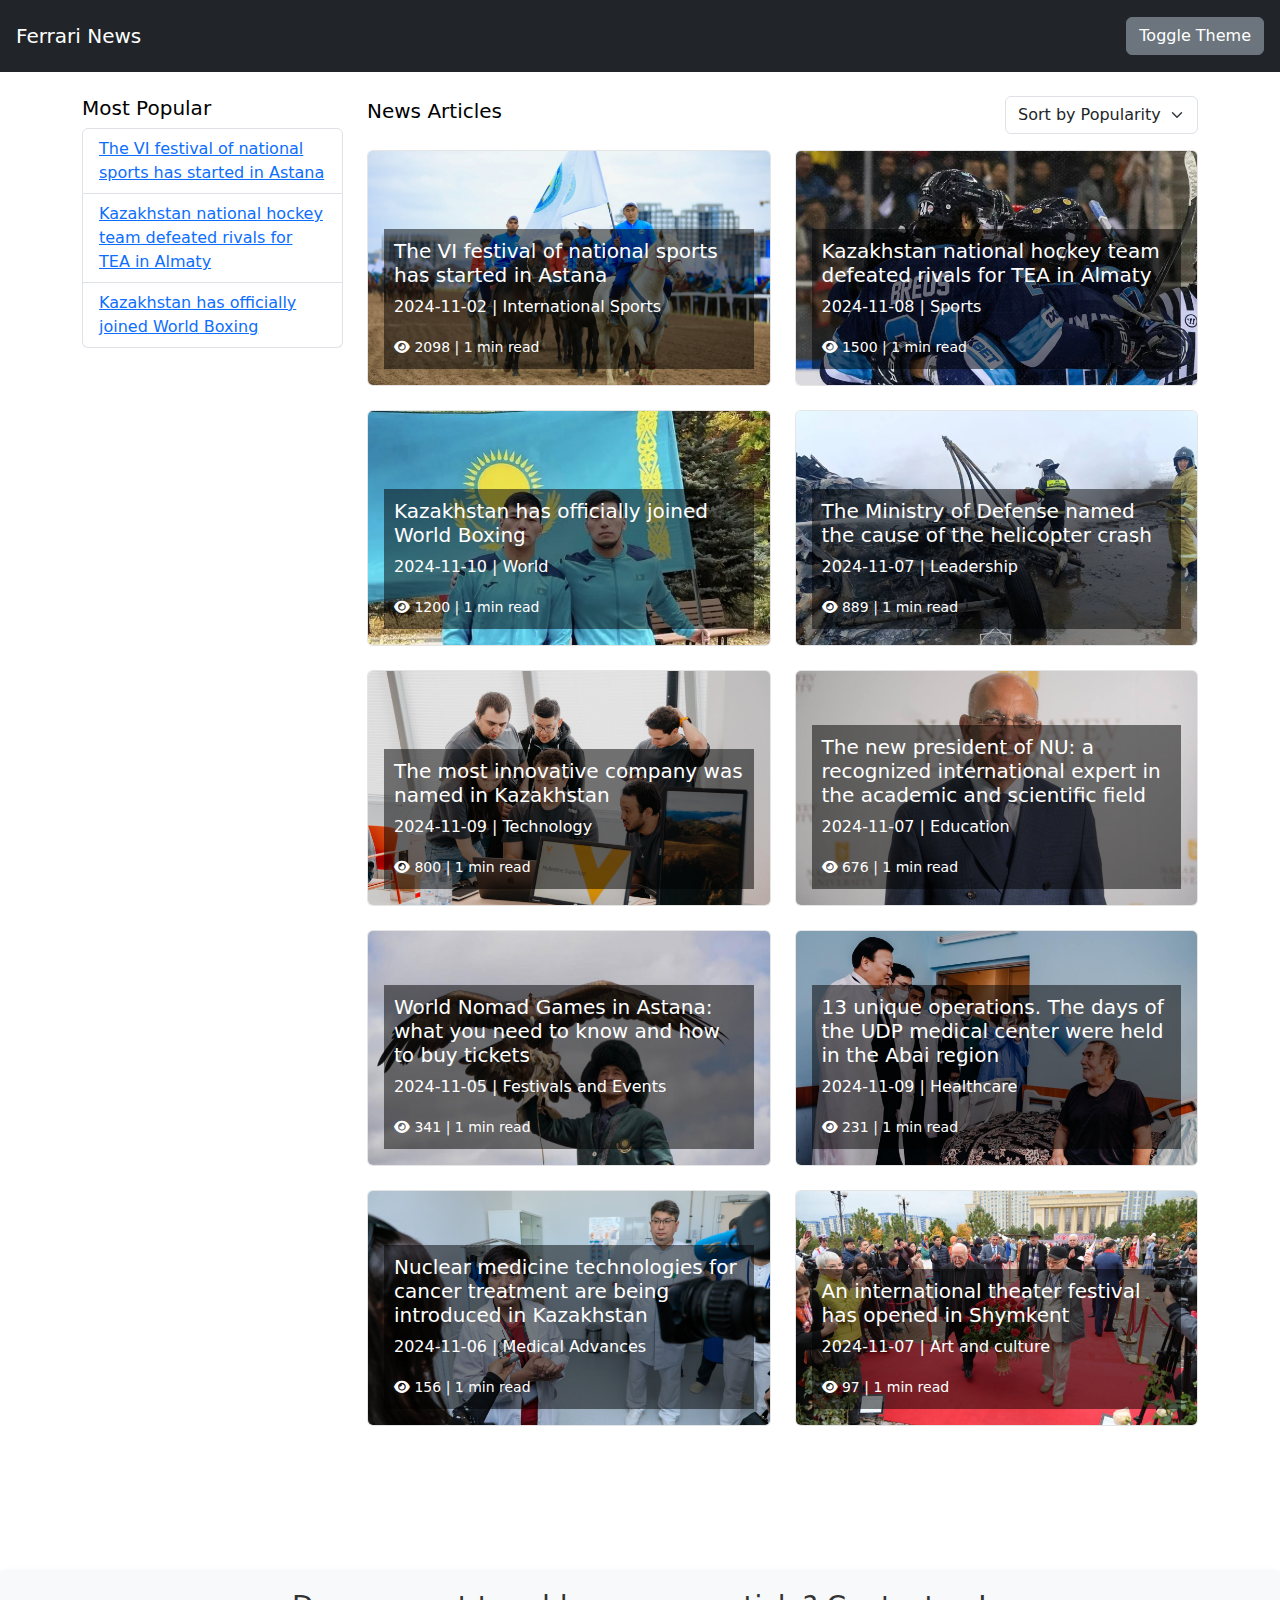
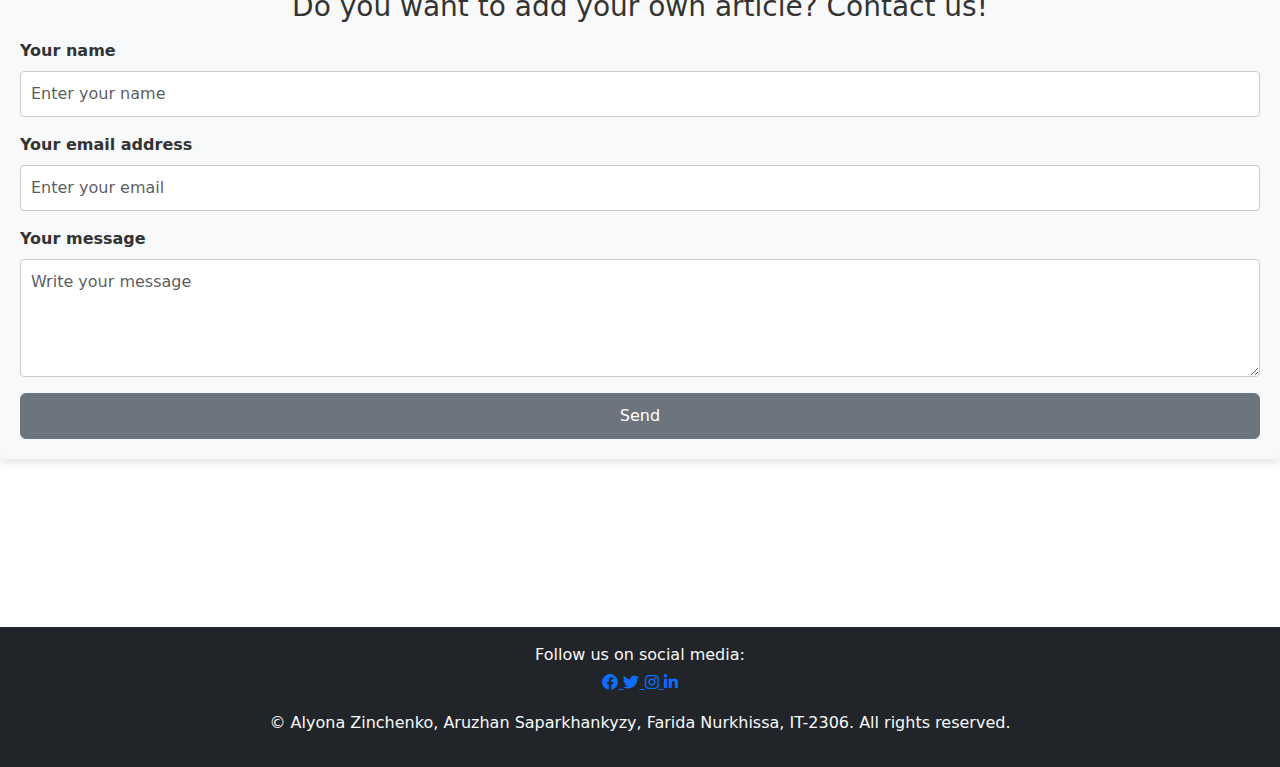
<file: index.html>
<!DOCTYPE html>
<html lang="en">
<head>
    <meta charset="UTF-8">
    <meta name="viewport" content="width=device-width, initial-scale=1.0">
    <title>Ferrari News</title>
    <link href="https://cdn.jsdelivr.net/npm/bootstrap@5.3.0-alpha1/dist/css/bootstrap.min.css" rel="stylesheet">
    <link rel="stylesheet" href="https://cdnjs.cloudflare.com/ajax/libs/font-awesome/6.0.0-beta3/css/all.min.css">
    <link rel="stylesheet" href="style.css">
</head>
<body class="light-mode">


    <header class="navbar navbar-expand-lg navbar-dark bg-dark p-3">
        <a class="navbar-brand" href="index.html">Ferrari News</a>
        <div class="ms-auto">
            <button id="theme-toggle" class="btn btn-secondary">Toggle Theme</button>
        </div>
    </header>

    <div class="container my-4">
        <div class="row">

            <aside class="col-md-3 mb-4">
                <h5>Most Popular</h5>
                <ul id="popular-articles" class="list-group"></ul>
            </aside>

            <main class="col-md-9">
                <div class="d-flex justify-content-between align-items-center mb-3">
                    <h5>News Articles</h5>
                    <select id="sort-options" class="form-select w-auto">
                        <option value="popularity">Sort by Popularity</option>
                        <option value="date">Sort by Date</option>
                    </select>
                </div>
                <div id="articles-container" class="row row-cols-1 row-cols-md-2 g-4">
                    
                </div>
            </main>
        </div>
    </div><br><br><br><br>

    
    <div class="contact-form-container my-4">
        <h3>Do you want to add your own article? Contact us!</h3>
        <form id="contact-form">
            <div class="mb-3">
                <label for="name" class="form-label">Your name</label>
                <input type="text" class="form-control" id="name" placeholder="Enter your name" required>
            </div>
            <div class="mb-3">
                <label for="email" class="form-label">Your email address</label>
                <input type="email" class="form-control" id="email" placeholder="Enter your email" required>
            </div>
            <div class="mb-3">
                <label for="message" class="form-label">Your message</label>
                <textarea class="form-control" id="message" rows="4" placeholder="Write your message" required></textarea>
            </div>
            <button type="submit" class="btn btn-secondary">Send</button>
        </form>
    </div><br><br><br><br><br><br>


    <footer class="footer bg-dark text-center text-light p-3">
        <div class="container">
            <p class="mb-1">Follow us on social media:</p>
            <div class="social-links">
                <a href="https://www.facebook.com" target="_blank" class="social-link" aria-label="Facebook">
                    <i class="fa-brands fa-facebook"></i>
                </a>
                <a href="https://www.twitter.com" target="_blank" class="social-link" aria-label="Twitter">
                    <i class="fa-brands fa-twitter"></i>
                </a>
                <a href="https://www.instagram.com" target="_blank" class="social-link" aria-label="Instagram">
                    <i class="fa-brands fa-instagram"></i>
                </a>
                <a href="https://www.linkedin.com" target="_blank" class="social-link" aria-label="LinkedIn">
                    <i class="fa-brands fa-linkedin-in"></i>
                </a>
            </div>
            <p class="mt-3">&copy; Alyona Zinchenko, Aruzhan Saparkhankyzy, Farida Nurkhissa, IT-2306. All rights reserved.</p>
        </div>
    </footer>


    <script src="script.js"></script>
    
</body>
</html>
</file>
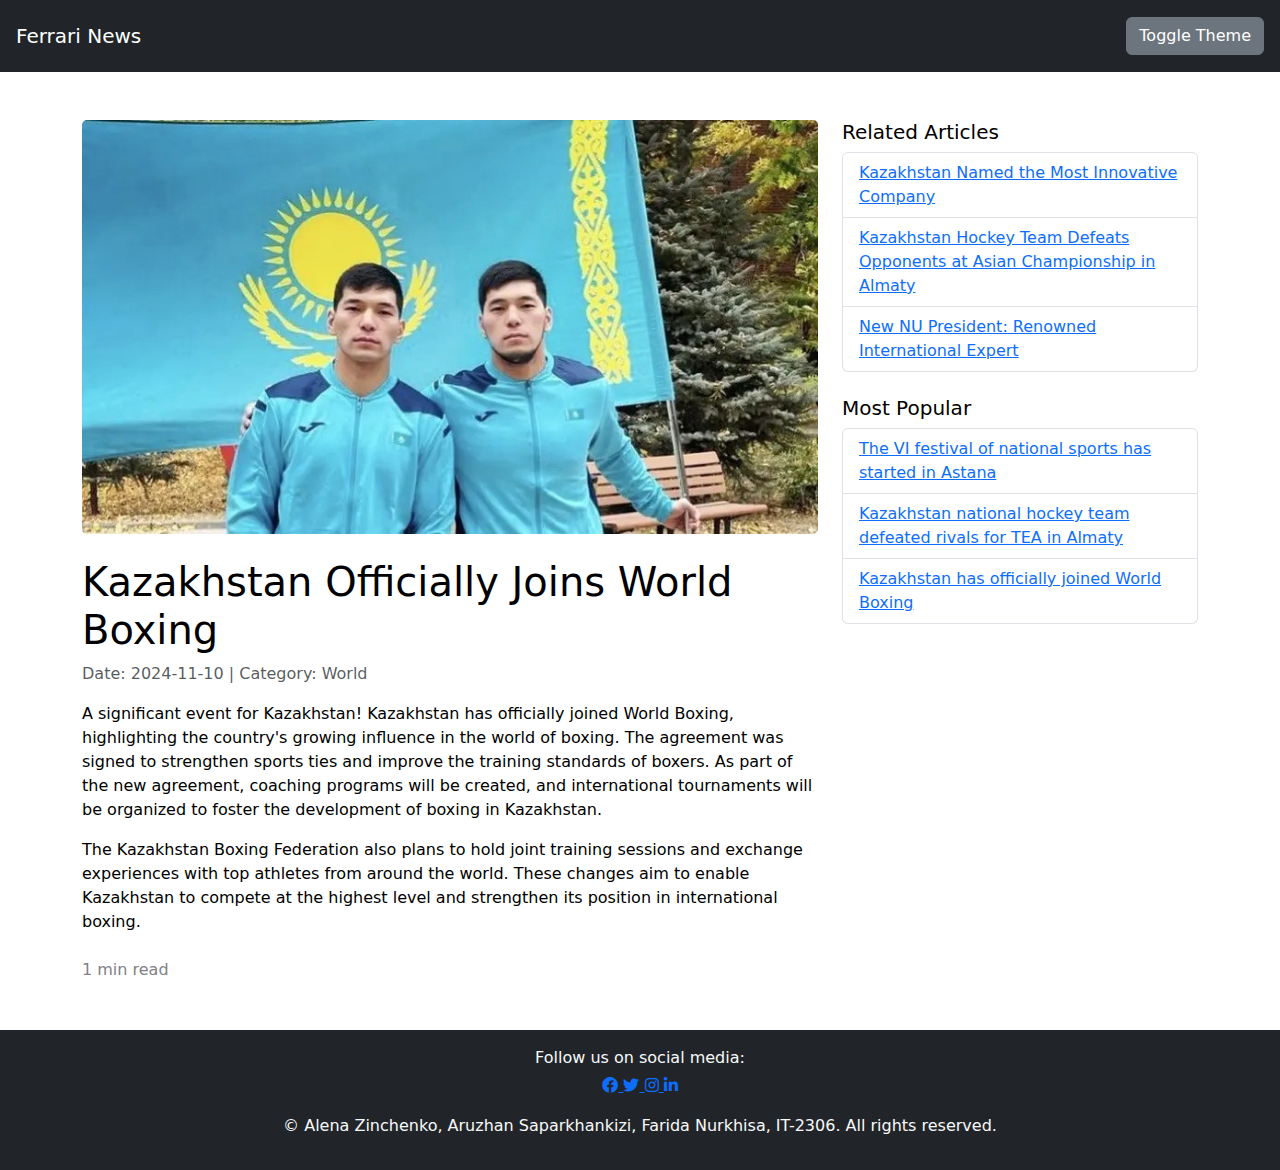
<file: page1.html>
<!DOCTYPE html>
<html lang="en">
<head>
    <meta charset="UTF-8">
    <meta name="viewport" content="width=device-width, initial-scale=1.0">
    <title>Article - Kazakhstan Officially Joins World Boxing</title>
    <link href="https://cdn.jsdelivr.net/npm/bootstrap@5.3.0-alpha1/dist/css/bootstrap.min.css" rel="stylesheet">
    <link rel="stylesheet" href="https://cdnjs.cloudflare.com/ajax/libs/font-awesome/6.0.0-beta3/css/all.min.css">
    <link rel="stylesheet" href="style.css">
</head>
<body class="light-mode">
    <header class="navbar navbar-expand-lg navbar-dark bg-dark p-3">
        <a class="navbar-brand" href="index.html">Ferrari News</a>
        <div class="ms-auto">
            <button id="theme-toggle" class="btn btn-secondary">Toggle Theme</button>
        </div>
    </header>
    <div class="container my-5">
        <div class="row">
            <div class="col-md-8">
                <img src="img/news1.jpeg" alt="Kazakhstan Officially Joins World Boxing" class="img-fluid mb-4" style="width: 100%; border-radius: 5px;">
                <h1>Kazakhstan Officially Joins World Boxing</h1>
                <p class="text-muted">Date: 2024-11-10 | Category: World</p>
                <p>
                    A significant event for Kazakhstan! Kazakhstan has officially joined World Boxing, highlighting the country's growing influence in the world of boxing. The agreement was signed to strengthen sports ties and improve the training standards of boxers. As part of the new agreement, coaching programs will be created, and international tournaments will be organized to foster the development of boxing in Kazakhstan.
                </p>
                <p>
                    The Kazakhstan Boxing Federation also plans to hold joint training sessions and exchange experiences with top athletes from around the world. These changes aim to enable Kazakhstan to compete at the highest level and strengthen its position in international boxing.
                </p>
                <div class="d-flex align-items-center mt-4">
                
                    <span id="reading-time" class="reading-time" style="color: #7F8188;"></span>
                </div>
            </div>
            <div class="col-md-4">
                <h5>Related Articles</h5>
                <ul class="list-group mb-4">
                    <li class="list-group-item"><a href="page2.html">Kazakhstan Named the Most Innovative Company</a></li>
                    <li class="list-group-item"><a href="page3.html">Kazakhstan Hockey Team Defeats Opponents at Asian Championship in Almaty</a></li>
                    <li class="list-group-item"><a href="page4.html">New NU President: Renowned International Expert</a></li>
                </ul>
                <h5>Most Popular</h5>
                <ul id="popular-articles" class="list-group">
                </ul>
            </div>
        </div>
    </div>
    
    
    <footer class="footer bg-dark text-center text-light p-3">
        <div class="container">
            <p class="mb-1">Follow us on social media:</p>
            <div class="social-links">
                <a href="https://www.facebook.com" target="_blank" class="social-link" aria-label="Facebook">
                    <i class="fa-brands fa-facebook"></i>
                </a>
                <a href="https://www.twitter.com" target="_blank" class="social-link" aria-label="Twitter">
                    <i class="fa-brands fa-twitter"></i>
                </a>
                <a href="https://www.instagram.com" target="_blank" class="social-link" aria-label="Instagram">
                    <i class="fa-brands fa-instagram"></i>
                </a>
                <a href="https://www.linkedin.com" target="_blank" class="social-link" aria-label="LinkedIn">
                    <i class="fa-brands fa-linkedin-in"></i>
                </a>
            </div>
            <p class="mt-3">&copy; Alena Zinchenko, Aruzhan Saparkhankizi, Farida Nurkhisa, IT-2306. All rights reserved.</p>
        </div>
    </footer>

</body>
</html>
<script>
    function calculateReadingTime(content) {
        const wordsPerMinute = 150;
        const words = content.split(" ").length;
        const readingTime = Math.ceil(words / wordsPerMinute);
        return `${readingTime} min read`;
    }

    const articleContent = `
        A significant event for Kazakhstan! Kazakhstan has officially joined World Boxing, highlighting the country's growing influence in the world of boxing. The agreement was signed to strengthen sports ties and improve the training standards of boxers. As part of the new agreement, coaching programs will be created, and international tournaments will be organized to foster the development of boxing in Kazakhstan.
        
        The Kazakhstan Boxing Federation also plans to hold joint training sessions and exchange experiences with top athletes from around the world. These changes aim to enable Kazakhstan to compete at the highest level and strengthen its position in international boxing.
    `;



    const readingTimeText = calculateReadingTime(articleContent);
    document.getElementById("reading-time").innerHTML += ` ${readingTimeText}`;

</script>

<script type="application/json" id="json-data">
    {
    "articles": [
        { "id": 1, "title": "Kazakhstan has officially joined World Boxing", "date": "2024-11-10", "category": "World", "views": 1200, "content": "Content of News 1", "image": "img/news1.jpeg" },
        { "id": 2, "title": "The most innovative company was named in Kazakhstan", "date": "2024-11-09", "category": "Technology", "views": 800, "content": "Content of News 2", "image": "img/news2.jpeg" },
        { "id": 3, "title": "Kazakhstan national hockey team defeated rivals for TEA in Almaty", "date": "2024-11-08", "category": "Sports", "views": 1500, "content": "Content of News 3", "image": "img/news3.jpeg" },
        { "id": 4, "title": "The new president of NU: a recognized international expert in the academic and scientific field", "date": "2024-11-07", "category": "Education", "views": 676, "content": "Content of News 4", "image": "img/news4.jpeg" },
        { "id": 5, "title": "13 unique operations. The days of the UDP medical center were held in the Abai region", "date": "2024-11-09", "category": "Healthcare", "views": 231, "content": "Content of News 5", "image": "img/news5.jpeg" },
        { "id": 6, "title": "An international theater festival has opened in Shymkent", "date": "2024-11-07", "category": "Art and culture", "views": 97, "content": "Content of News 6", "image": "img/news6.jpeg" },
        { "id": 7, "title": "The VI festival of national sports has started in Astana", "date": "2024-11-02", "category": "International Sports", "views": 2098, "content": "Content of News 7", "image": "img/news7.jpeg" },
        { "id": 8, "title": "The Ministry of Defense named the cause of the helicopter crash", "date": "2024-11-07", "category": "Leadership", "views": 889, "content": "Content of News 8", "image": "img/news8.jpeg" },
        { "id": 9, "title": "World Nomad Games in Astana: what you need to know and how to buy tickets", "date": "2024-11-05", "category": "Festivals and Events", "views": 341, "content": "Content of News 9", "image": "img/news9.jpeg" },
        { "id": 10, "title": "Nuclear medicine technologies for cancer treatment are being introduced in Kazakhstan", "date": "2024-11-06", "category": "Medical Advances", "views": 156, "content": "Content of News 10", "image": "img/news10.jpeg" }
    ]
    }
</script>
<script src="script.js"></script>
</file>
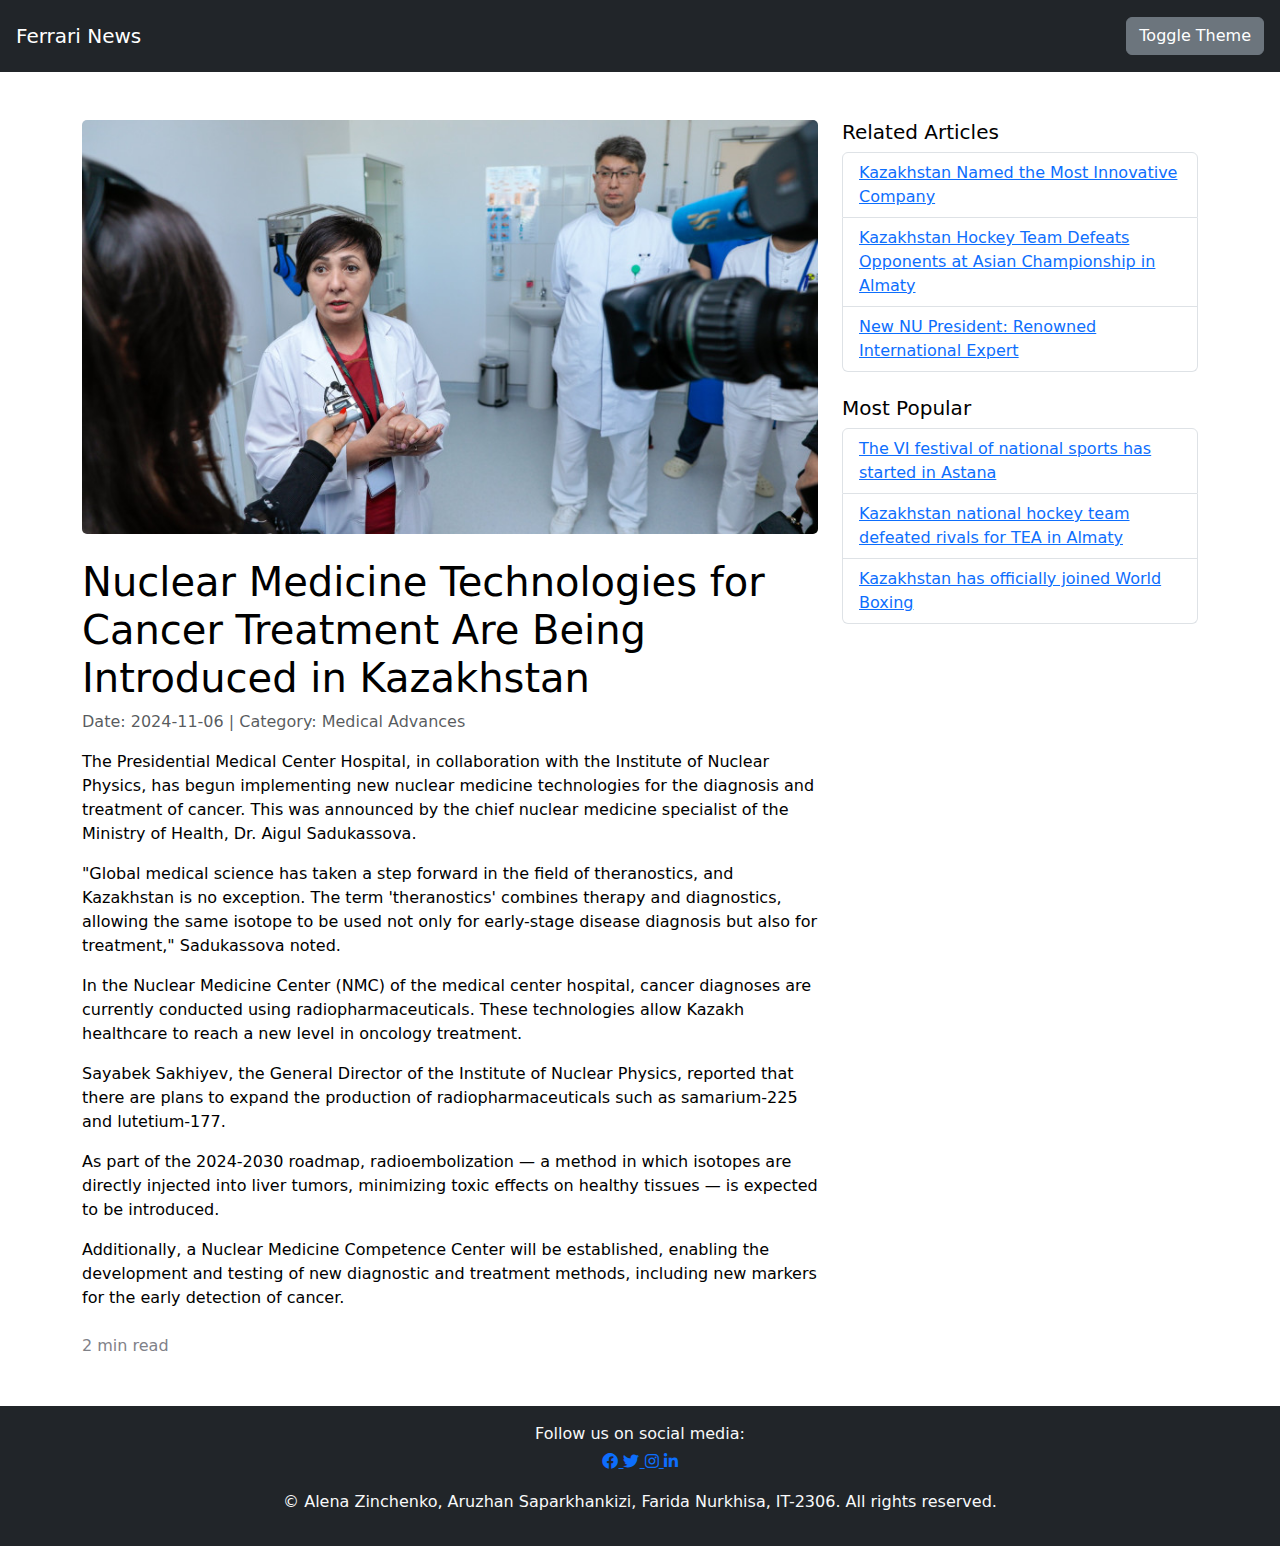
<file: page10.html>
<!DOCTYPE html>
<html lang="en">
<head>
    <meta charset="UTF-8">
    <meta name="viewport" content="width=device-width, initial-scale=1.0">
    <title>Article - Nuclear Medicine Technologies for Cancer Treatment Are Being Introduced in Kazakhstan</title>
    <link href="https://cdn.jsdelivr.net/npm/bootstrap@5.3.0-alpha1/dist/css/bootstrap.min.css" rel="stylesheet">
    <link rel="stylesheet" href="https://cdnjs.cloudflare.com/ajax/libs/font-awesome/6.0.0-beta3/css/all.min.css">
    <link rel="stylesheet" href="style.css">
</head>
<body class="light-mode">
    <header class="navbar navbar-expand-lg navbar-dark bg-dark p-3">
        <a class="navbar-brand" href="index.html">Ferrari News</a>
        <div class="ms-auto">
            <button id="theme-toggle" class="btn btn-secondary">Toggle Theme</button>
        </div>
    </header>
    <div class="container my-5">
        <div class="row">
            <div class="col-md-8">
                <img src="img/news10.jpeg" alt="Introduction of New Nuclear Medicine Technologies in Kazakhstan" class="img-fluid mb-4" style="width: 100%; border-radius: 5px;">
                <h1>Nuclear Medicine Technologies for Cancer Treatment Are Being Introduced in Kazakhstan</h1>
                <p class="text-muted">Date: 2024-11-06 | Category: Medical Advances</p>
                <p>
                    The Presidential Medical Center Hospital, in collaboration with the Institute of Nuclear Physics, has begun implementing new nuclear medicine technologies for the diagnosis and treatment of cancer. This was announced by the chief nuclear medicine specialist of the Ministry of Health, Dr. Aigul Sadukassova.
                </p>
                <p>
                    "Global medical science has taken a step forward in the field of theranostics, and Kazakhstan is no exception. The term 'theranostics' combines therapy and diagnostics, allowing the same isotope to be used not only for early-stage disease diagnosis but also for treatment," Sadukassova noted.
                </p>
                <p>
                    In the Nuclear Medicine Center (NMC) of the medical center hospital, cancer diagnoses are currently conducted using radiopharmaceuticals. These technologies allow Kazakh healthcare to reach a new level in oncology treatment.
                </p>
                <p>
                    Sayabek Sakhiyev, the General Director of the Institute of Nuclear Physics, reported that there are plans to expand the production of radiopharmaceuticals such as samarium-225 and lutetium-177.
                </p>
                <p>
                    As part of the 2024-2030 roadmap, radioembolization — a method in which isotopes are directly injected into liver tumors, minimizing toxic effects on healthy tissues — is expected to be introduced.
                </p>
                <p>
                    Additionally, a Nuclear Medicine Competence Center will be established, enabling the development and testing of new diagnostic and treatment methods, including new markers for the early detection of cancer.
                </p>
                <div class="d-flex align-items-center mt-4">
          
                    <span id="reading-time" class="reading-time" style="color: #7F8188;"></span>
                </div>
            </div>
            <div class="col-md-4">
                <h5>Related Articles</h5>
                <ul class="list-group mb-4">
                    <li class="list-group-item"><a href="page2.html">Kazakhstan Named the Most Innovative Company</a></li>
                    <li class="list-group-item"><a href="page3.html">Kazakhstan Hockey Team Defeats Opponents at Asian Championship in Almaty</a></li>
                    <li class="list-group-item"><a href="page4.html">New NU President: Renowned International Expert</a></li>
                </ul>
    
                <h5>Most Popular</h5>
                <ul id="popular-articles" class="list-group">
                </ul>
            </div>
        </div>
    </div>
    

    <footer class="footer bg-dark text-center text-light p-3">
        <div class="container">
            <p class="mb-1">Follow us on social media:</p>
            <div class="social-links">
                <a href="https://www.facebook.com" target="_blank" class="social-link" aria-label="Facebook">
                    <i class="fa-brands fa-facebook"></i>
                </a>
                <a href="https://www.twitter.com" target="_blank" class="social-link" aria-label="Twitter">
                    <i class="fa-brands fa-twitter"></i>
                </a>
                <a href="https://www.instagram.com" target="_blank" class="social-link" aria-label="Instagram">
                    <i class="fa-brands fa-instagram"></i>
                </a>
                <a href="https://www.linkedin.com" target="_blank" class="social-link" aria-label="LinkedIn">
                    <i class="fa-brands fa-linkedin-in"></i>
                </a>
            </div>
            <p class="mt-3">&copy; Alena Zinchenko, Aruzhan Saparkhankizi, Farida Nurkhisa, IT-2306. All rights reserved.</p>
        </div>
    </footer>

    
</body>
</html>
<script>
    function calculateReadingTime(content) {
        const wordsPerMinute = 200;
        const words = content.split(" ").length;
        const readingTime = Math.ceil(words / wordsPerMinute);
        return `${readingTime} min read`;
    }

    const articleContent = `
        The Presidential Medical Center Hospital, in collaboration with the Institute of Nuclear Physics, has begun implementing new nuclear medicine technologies for the diagnosis and treatment of cancer. This was announced by the chief nuclear medicine specialist of the Ministry of Health, Dr. Aigul Sadukassova.

        "Global medical science has taken a step forward in the field of theranostics, and Kazakhstan is no exception. The term 'theranostics' combines therapy and diagnostics, allowing the same isotope to be used not only for early-stage disease diagnosis but also for treatment," Sadukassova noted.

        In the Nuclear Medicine Center (NMC) of the medical center hospital, cancer diagnoses are currently conducted using radiopharmaceuticals. These technologies allow Kazakh healthcare to reach a new level in oncology treatment.

        Sayabek Sakhiyev, the General Director of the Institute of Nuclear Physics, reported that there are plans to expand the production of radiopharmaceuticals such as samarium-225 and lutetium-177.

        As part of the 2024-2030 roadmap, radioembolization — a method in which isotopes are directly injected into liver tumors, minimizing toxic effects on healthy tissues — is expected to be introduced.

        Additionally, a Nuclear Medicine Competence Center will be established, enabling the development and testing of new diagnostic and treatment methods, including new markers for the early detection of cancer.
    `;


    const readingTimeText = calculateReadingTime(articleContent);
    document.getElementById("reading-time").innerHTML += ` ${readingTimeText}`;
    document.addEventListener('DOMContentLoaded', () => {
    const jsonData = document.getElementById('json-data').textContent;
    const articles = JSON.parse(jsonData).articles;
    const popularArticlesContainer = document.getElementById('popular-articles');
    function renderPopularArticles() {
        const mostPopularArticles = articles.sort((a, b) => b.views - a.views).slice(0, 3);
        popularArticlesContainer.innerHTML = '';
        mostPopularArticles.forEach(article => {
            const listItem = document.createElement('li');
            listItem.classList.add('list-group-item', 'popular-article-item');

            const link = document.createElement('a');
            link.href = `page${article.id}.html`;
            link.textContent = article.title;
            link.style.textDecoration = 'none';
            link.classList.add('popular-article-link');

            listItem.appendChild(link);
            popularArticlesContainer.appendChild(listItem);
        });
    }
    renderPopularArticles();
});
</script>

<script type="application/json" id="json-data">
    {
      "articles": [
        { "id": 1, "title": "Kazakhstan has officially joined World Boxing", "date": "2024-11-10", "category": "World", "views": 1200, "content": "Content of News 1", "image": "img/news1.jpeg" },
        { "id": 2, "title": "The most innovative company was named in Kazakhstan", "date": "2024-11-09", "category": "Technology", "views": 800, "content": "Content of News 2", "image": "img/news2.jpeg" },
        { "id": 3, "title": "Kazakhstan national hockey team defeated rivals for TEA in Almaty", "date": "2024-11-08", "category": "Sports", "views": 1500, "content": "Content of News 3", "image": "img/news3.jpeg" },
        { "id": 4, "title": "The new president of NU: a recognized international expert in the academic and scientific field", "date": "2024-11-07", "category": "Education", "views": 676, "content": "Content of News 4", "image": "img/news4.jpeg" },
        { "id": 5, "title": "13 unique operations. The days of the UDP medical center were held in the Abai region", "date": "2024-11-09", "category": "Healthcare", "views": 231, "content": "Content of News 5", "image": "img/news5.jpeg" },
        { "id": 6, "title": "An international theater festival has opened in Shymkent", "date": "2024-11-07", "category": "Art and culture", "views": 97, "content": "Content of News 6", "image": "img/news6.jpeg" },
        { "id": 7, "title": "The VI festival of national sports has started in Astana", "date": "2024-11-02", "category": "International Sports", "views": 2098, "content": "Content of News 7", "image": "img/news7.jpeg" },
        { "id": 8, "title": "The Ministry of Defense named the cause of the helicopter crash", "date": "2024-11-07", "category": "Leadership", "views": 889, "content": "Content of News 8", "image": "img/news8.jpeg" },
        { "id": 9, "title": "World Nomad Games in Astana: what you need to know and how to buy tickets", "date": "2024-11-05", "category": "Festivals and Events", "views": 341, "content": "Content of News 9", "image": "img/news9.jpeg" },
        { "id": 10, "title": "Nuclear medicine technologies for cancer treatment are being introduced in Kazakhstan", "date": "2024-11-06", "category": "Medical Advances", "views": 156, "content": "Content of News 10", "image": "img/news10.jpeg" }
      ]
    }
</script>
<script src="script.js"></script>
</file>
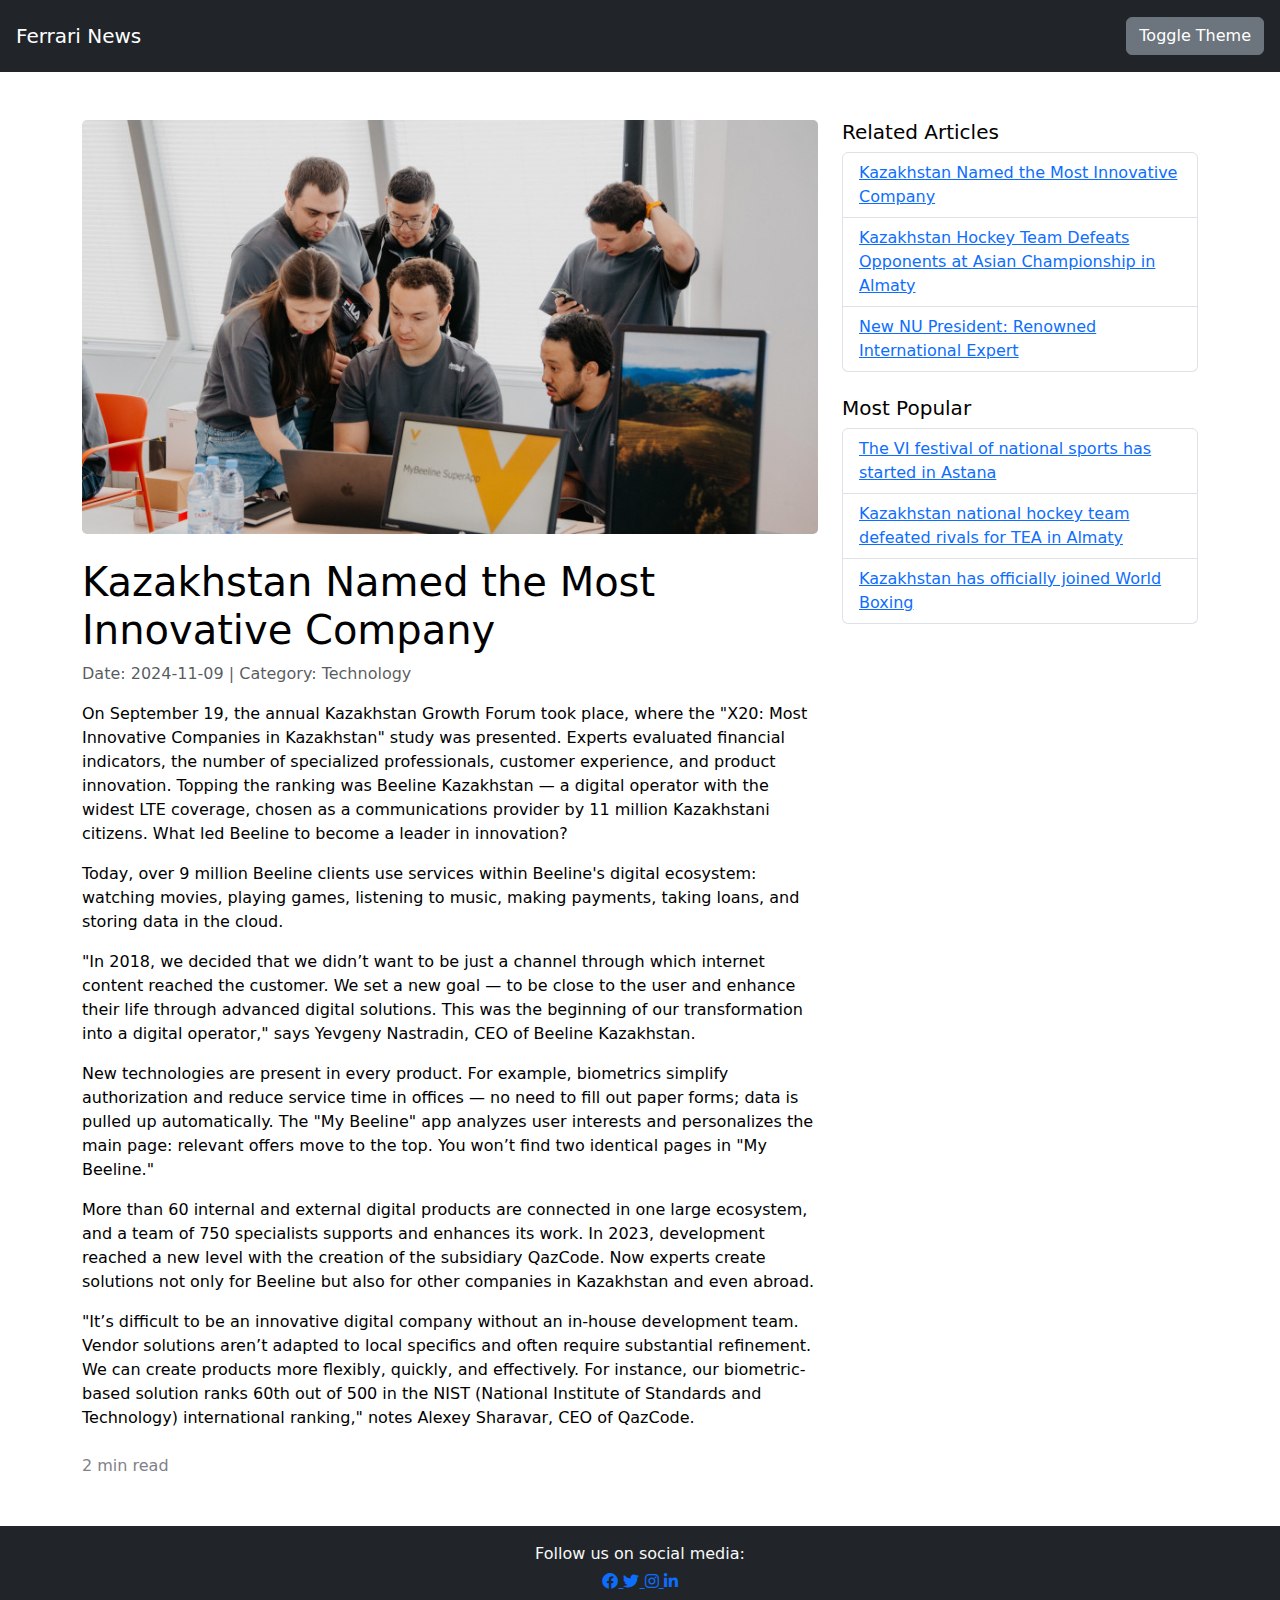
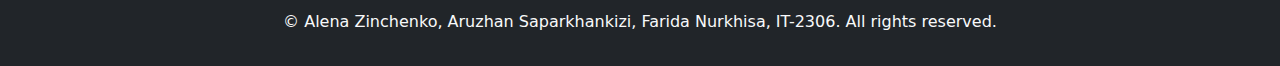
<file: page2.html>
<!DOCTYPE html>
<html lang="en">
<head>
    <meta charset="UTF-8">
    <meta name="viewport" content="width=device-width, initial-scale=1.0">
    <title>Article - Kazakhstan Named the Most Innovative Company</title>
    <link href="https://cdn.jsdelivr.net/npm/bootstrap@5.3.0-alpha1/dist/css/bootstrap.min.css" rel="stylesheet">
    <link rel="stylesheet" href="https://cdnjs.cloudflare.com/ajax/libs/font-awesome/6.0.0-beta3/css/all.min.css">
    <link rel="stylesheet" href="style.css">
</head>
<body class="light-mode">
    <header class="navbar navbar-expand-lg navbar-dark bg-dark p-3">
        <a class="navbar-brand" href="index.html">Ferrari News</a>
        <div class="ms-auto">
            <button id="theme-toggle" class="btn btn-secondary">Toggle Theme</button>
        </div>
    </header>
    <div class="container my-5">
        <div class="row">
            <div class="col-md-8">
                <img src="img/news2.jpeg" alt="Kazakhstan Named the Most Innovative Company" class="img-fluid mb-4" style="width: 100%; border-radius: 5px;">
                <h1>Kazakhstan Named the Most Innovative Company</h1>
                <p class="text-muted">Date: 2024-11-09 | Category: Technology</p>
                <p>
                    On September 19, the annual Kazakhstan Growth Forum took place, where the "X20: Most Innovative Companies in Kazakhstan" study was presented. Experts evaluated financial indicators, the number of specialized professionals, customer experience, and product innovation. Topping the ranking was Beeline Kazakhstan — a digital operator with the widest LTE coverage, chosen as a communications provider by 11 million Kazakhstani citizens. What led Beeline to become a leader in innovation?
                </p>
                <p>
                    Today, over 9 million Beeline clients use services within Beeline's digital ecosystem: watching movies, playing games, listening to music, making payments, taking loans, and storing data in the cloud.
                </p>
                <p>
                    "In 2018, we decided that we didn’t want to be just a channel through which internet content reached the customer. We set a new goal — to be close to the user and enhance their life through advanced digital solutions. This was the beginning of our transformation into a digital operator," says Yevgeny Nastradin, CEO of Beeline Kazakhstan.
                </p>
                <p>
                    New technologies are present in every product. For example, biometrics simplify authorization and reduce service time in offices — no need to fill out paper forms; data is pulled up automatically. The "My Beeline" app analyzes user interests and personalizes the main page: relevant offers move to the top. You won’t find two identical pages in "My Beeline."
                </p>
                <p>
                    More than 60 internal and external digital products are connected in one large ecosystem, and a team of 750 specialists supports and enhances its work. In 2023, development reached a new level with the creation of the subsidiary QazCode. Now experts create solutions not only for Beeline but also for other companies in Kazakhstan and even abroad.
                </p>
                <p>
                    "It’s difficult to be an innovative digital company without an in-house development team. Vendor solutions aren’t adapted to local specifics and often require substantial refinement. We can create products more flexibly, quickly, and effectively. For instance, our biometric-based solution ranks 60th out of 500 in the NIST (National Institute of Standards and Technology) international ranking," notes Alexey Sharavar, CEO of QazCode.
                </p>
                <div class="d-flex align-items-center mt-4">

                    <span id="reading-time" class="reading-time" style="color: #7F8188;"></span>
                </div>
            </div>
            <div class="col-md-4">
                <h5>Related Articles</h5>
                <ul class="list-group mb-4">
                    <li class="list-group-item"><a href="page2.html">Kazakhstan Named the Most Innovative Company</a></li>
                    <li class="list-group-item"><a href="page3.html">Kazakhstan Hockey Team Defeats Opponents at Asian Championship in Almaty</a></li>
                    <li class="list-group-item"><a href="page4.html">New NU President: Renowned International Expert</a></li>
                </ul>
    
                <h5>Most Popular</h5>
                <ul id="popular-articles" class="list-group" style="color: #7F8188;"></ul>
            </div>
        </div>
    </div>
    

    <footer class="footer bg-dark text-center text-light p-3">
        <div class="container">
            <p class="mb-1">Follow us on social media:</p>
            <div class="social-links">
                <a href="https://www.facebook.com" target="_blank" class="social-link" aria-label="Facebook">
                    <i class="fa-brands fa-facebook"></i>
                </a>
                <a href="https://www.twitter.com" target="_blank" class="social-link" aria-label="Twitter">
                    <i class="fa-brands fa-twitter"></i>
                </a>
                <a href="https://www.instagram.com" target="_blank" class="social-link" aria-label="Instagram">
                    <i class="fa-brands fa-instagram"></i>
                </a>
                <a href="https://www.linkedin.com" target="_blank" class="social-link" aria-label="LinkedIn">
                    <i class="fa-brands fa-linkedin-in"></i>
                </a>
            </div>
            <p class="mt-3">&copy; Alena Zinchenko, Aruzhan Saparkhankizi, Farida Nurkhisa, IT-2306. All rights reserved.</p>
        </div>
    </footer>

    
</body>
</html>
<script>
    function calculateReadingTime(content) {
        const wordsPerMinute = 200;
        const words = content.split(" ").length;
        const readingTime = Math.ceil(words / wordsPerMinute);
        return `${readingTime} min read`;
    }

    const articleContent = `
        On September 19, the annual Kazakhstan Growth Forum was held, where the "X20: Most Innovative Companies in Kazakhstan" study was presented. Experts evaluated financial performance, the number of specialized professionals, customer experience, and product innovations. Leading the ranking was Beeline Kazakhstan — a digital operator with the widest LTE coverage, chosen by 11 million Kazakhstanis as their communications provider. What brought Beeline to the forefront of innovation?

        Today, over 9 million Beeline customers use the services of Beeline's digital ecosystem: they watch movies, play games, listen to music, make payments, take out loans, and store their data in the cloud.

        "In 2018, we decided that we didn’t want to be just a channel through which internet content reached the subscriber. We set a new goal — to be close to the user and improve their life with advanced digital solutions. This marked the beginning of our transformation into a digital operator," said Yevgeny Nastradin, CEO of Beeline Kazakhstan.

        New technologies are present in every product. For example, biometrics simplify authorization and reduce service time in offices — no need to fill out paper forms, as data is pulled automatically. The "My Beeline" app analyzes user interests and personalizes the homepage: relevant offers are placed higher. You won’t find two identical pages in "My Beeline."

        More than 60 internal and external digital products are connected into one large ecosystem, and a team of 750 specialists supports and enhances its operation. In 2023, development reached a new level with the creation of the subsidiary QazCode. Now, experts create solutions not only for Beeline but also for other companies in Kazakhstan and even abroad.

        "Without our own development team, it is difficult to be an innovative digital company. Ready-made vendor solutions are not adapted to local specifics and often require significant refinement. We are more flexible, faster, and more effective in creating products. For instance, our solution based on biometric technology ranks 60th out of 500 in the NIST (National Institute of Standards and Technology) international ranking," notes Alexey Sharavar, CEO of QazCode.
    `;


    const readingTimeText = calculateReadingTime(articleContent);
    document.querySelector(".reading-time").innerHTML += ` ${readingTimeText}`;
    document.addEventListener('DOMContentLoaded', () => {
    const jsonData = document.getElementById('json-data').textContent;
    const articles = JSON.parse(jsonData).articles;
    const popularArticlesContainer = document.getElementById('popular-articles');
    function renderPopularArticles() {
        const mostPopularArticles = articles.sort((a, b) => b.views - a.views).slice(0, 3);
        popularArticlesContainer.innerHTML = '';
        mostPopularArticles.forEach(article => {
            const listItem = document.createElement('li');
            listItem.classList.add('list-group-item', 'popular-article-item');

            const link = document.createElement('a');
            link.href = `page${article.id}.html`;
            link.textContent = article.title;
            link.style.textDecoration = 'none';
            link.classList.add('popular-article-link');

            listItem.appendChild(link);
            popularArticlesContainer.appendChild(listItem);
        });
    }
    renderPopularArticles();
});
</script>


<script type="application/json" id="json-data">
    {
      "articles": [
        { "id": 1, "title": "Kazakhstan has officially joined World Boxing", "date": "2024-11-10", "category": "World", "views": 1200, "content": "Content of News 1", "image": "img/news1.jpeg" },
        { "id": 2, "title": "The most innovative company was named in Kazakhstan", "date": "2024-11-09", "category": "Technology", "views": 800, "content": "Content of News 2", "image": "img/news2.jpeg" },
        { "id": 3, "title": "Kazakhstan national hockey team defeated rivals for TEA in Almaty", "date": "2024-11-08", "category": "Sports", "views": 1500, "content": "Content of News 3", "image": "img/news3.jpeg" },
        { "id": 4, "title": "The new president of NU: a recognized international expert in the academic and scientific field", "date": "2024-11-07", "category": "Education", "views": 676, "content": "Content of News 4", "image": "img/news4.jpeg" },
        { "id": 5, "title": "13 unique operations. The days of the UDP medical center were held in the Abai region", "date": "2024-11-09", "category": "Healthcare", "views": 231, "content": "Content of News 5", "image": "img/news5.jpeg" },
        { "id": 6, "title": "An international theater festival has opened in Shymkent", "date": "2024-11-07", "category": "Art and culture", "views": 97, "content": "Content of News 6", "image": "img/news6.jpeg" },
        { "id": 7, "title": "The VI festival of national sports has started in Astana", "date": "2024-11-02", "category": "International Sports", "views": 2098, "content": "Content of News 7", "image": "img/news7.jpeg" },
        { "id": 8, "title": "The Ministry of Defense named the cause of the helicopter crash", "date": "2024-11-07", "category": "Leadership", "views": 889, "content": "Content of News 8", "image": "img/news8.jpeg" },
        { "id": 9, "title": "World Nomad Games in Astana: what you need to know and how to buy tickets", "date": "2024-11-05", "category": "Festivals and Events", "views": 341, "content": "Content of News 9", "image": "img/news9.jpeg" },
        { "id": 10, "title": "Nuclear medicine technologies for cancer treatment are being introduced in Kazakhstan", "date": "2024-11-06", "category": "Medical Advances", "views": 156, "content": "Content of News 10", "image": "img/news10.jpeg" }
      ]
    }
</script>
<script src="script.js"></script>
</file>
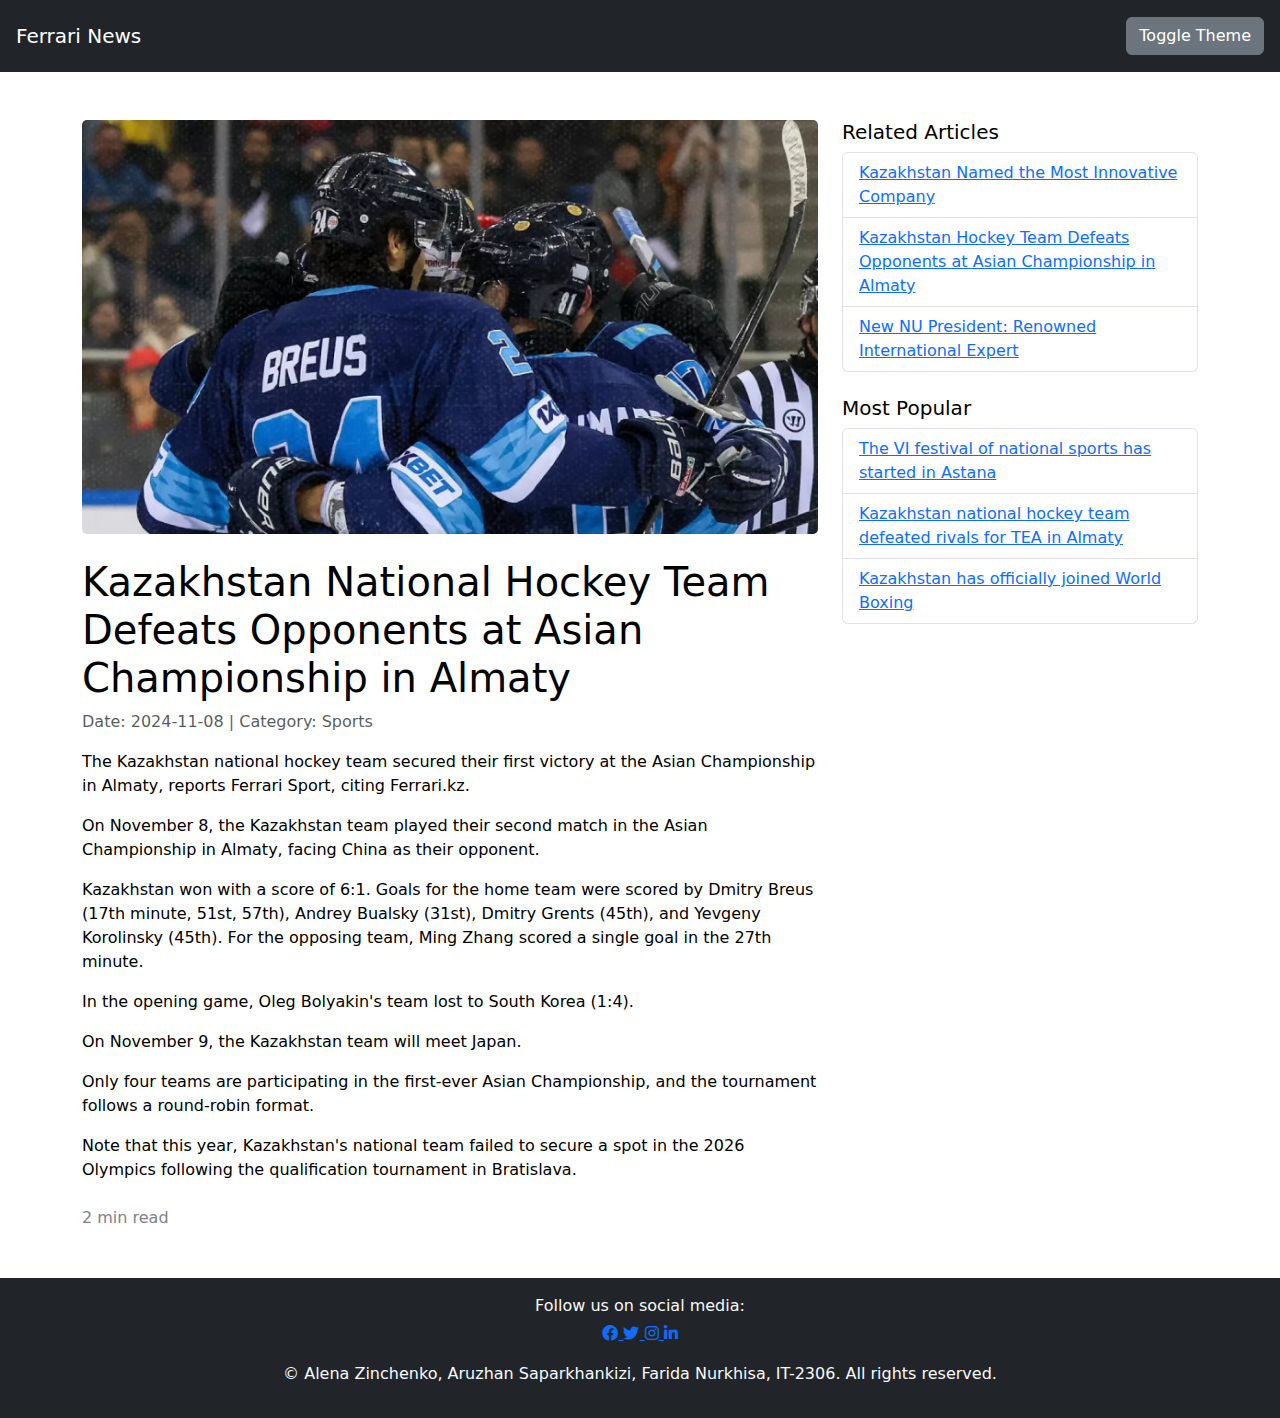
<file: page3.html>
<!DOCTYPE html>
<html lang="en">
<head>
    <meta charset="UTF-8">
    <meta name="viewport" content="width=device-width, initial-scale=1.0">
    <title>Article - Kazakhstan National Hockey Team Defeats Opponents at Asian Championship in Almaty</title>
    <link href="https://cdn.jsdelivr.net/npm/bootstrap@5.3.0-alpha1/dist/css/bootstrap.min.css" rel="stylesheet">
    <link rel="stylesheet" href="https://cdnjs.cloudflare.com/ajax/libs/font-awesome/6.0.0-beta3/css/all.min.css">
    <link rel="stylesheet" href="style.css">
</head>
<body class="light-mode">
    <header class="navbar navbar-expand-lg navbar-dark bg-dark p-3">
        <a class="navbar-brand" href="index.html">Ferrari News</a>
        <div class="ms-auto">
            <button id="theme-toggle" class="btn btn-secondary">Toggle Theme</button>
        </div>
    </header>
    <div class="container my-5">
        <div class="row">
            <div class="col-md-8">
                <img src="img/news3.jpeg" alt="Kazakhstan National Hockey Team Defeats Opponents at Asian Championship in Almaty" class="img-fluid mb-4" style="width: 100%; border-radius: 5px;">
                
                <h1>Kazakhstan National Hockey Team Defeats Opponents at Asian Championship in Almaty</h1>
                <p class="text-muted">Date: 2024-11-08 | Category: Sports</p>
                <p>
                    The Kazakhstan national hockey team secured their first victory at the Asian Championship in Almaty, reports Ferrari Sport, citing Ferrari.kz.
                </p>
                <p>
                    On November 8, the Kazakhstan team played their second match in the Asian Championship in Almaty, facing China as their opponent.
                </p>
                <p>
                    Kazakhstan won with a score of 6:1. Goals for the home team were scored by Dmitry Breus (17th minute, 51st, 57th), Andrey Bualsky (31st), Dmitry Grents (45th), and Yevgeny Korolinsky (45th). For the opposing team, Ming Zhang scored a single goal in the 27th minute.
                </p>
                <p>
                    In the opening game, Oleg Bolyakin's team lost to South Korea (1:4).
                </p>
                <p>
                    On November 9, the Kazakhstan team will meet Japan.
                </p>
                <p>
                    Only four teams are participating in the first-ever Asian Championship, and the tournament follows a round-robin format.
                </p>
                <p>
                    Note that this year, Kazakhstan's national team failed to secure a spot in the 2026 Olympics following the qualification tournament in Bratislava.
                </p>
                <div class="d-flex align-items-center mt-4">

                    <span id="reading-time" class="reading-time" style="color: #7F8188;"></span>
                </div>
            </div>
    
            <div class="col-md-4">
                <h5>Related Articles</h5>
                <ul class="list-group mb-4">
                    <li class="list-group-item"><a href="page2.html">Kazakhstan Named the Most Innovative Company</a></li>
                    <li class="list-group-item"><a href="page3.html">Kazakhstan Hockey Team Defeats Opponents at Asian Championship in Almaty</a></li>
                    <li class="list-group-item"><a href="page4.html">New NU President: Renowned International Expert</a></li>
                </ul>
    
                <h5>Most Popular</h5>
                <ul id="popular-articles" class="list-group">
                </ul>
            </div>
        </div>
    </div>
    

    <footer class="footer bg-dark text-center text-light p-3">
        <div class="container">
            <p class="mb-1">Follow us on social media:</p>
            <div class="social-links">
                <a href="https://www.facebook.com" target="_blank" class="social-link" aria-label="Facebook">
                    <i class="fa-brands fa-facebook"></i>
                </a>
                <a href="https://www.twitter.com" target="_blank" class="social-link" aria-label="Twitter">
                    <i class="fa-brands fa-twitter"></i>
                </a>
                <a href="https://www.instagram.com" target="_blank" class="social-link" aria-label="Instagram">
                    <i class="fa-brands fa-instagram"></i>
                </a>
                <a href="https://www.linkedin.com" target="_blank" class="social-link" aria-label="LinkedIn">
                    <i class="fa-brands fa-linkedin-in"></i>
                </a>
            </div>
            <p class="mt-3">&copy; Alena Zinchenko, Aruzhan Saparkhankizi, Farida Nurkhisa, IT-2306. All rights reserved.</p>
        </div>
    </footer>

    
</body>
</html>
<script>
    function calculateReadingTime(content) {
        const wordsPerMinute = 200;
        const words = content.split(" ").length;
        const readingTime = Math.ceil(words / wordsPerMinute);
        return `${readingTime} min read`;
    }

    const articleContent = `
        The Kazakhstan national hockey team secured their first victory at the Asian Championship in Almaty, reports Ferrari Sport, citing Ferrari.kz.
        
        On November 8, the Kazakhstan team played their second match in the Asian Championship in Almaty, facing China as their opponent.
        
        Kazakhstan won with a score of 6:1. On home ice, goals were scored by Dmitry Breus (17th minute, 51st, 57th), Andrey Bualsky (31st), Dmitry Grents (45th), and Yevgeny Korolinsky (45th). For the opposing team, Ming Zhang scored a single goal in the 27th minute.
        
        In the opening game, Oleg Bolyakin's team lost to South Korea (1:4).
        
        On November 9, the Kazakhstan team will meet Japan.
        
        Only four teams are participating in the first-ever Asian Championship, and the tournament follows a round-robin format.
        
        It is worth noting that this year, Kazakhstan's national team failed to secure a spot in the 2026 Olympics following the qualification tournament in Bratislava.
    `;

    const readingTimeText = calculateReadingTime(articleContent);
    document.querySelector(".reading-time").innerHTML += ` ${readingTimeText}`;

    document.addEventListener('DOMContentLoaded', () => {
    const jsonData = document.getElementById('json-data').textContent;
    const articles = JSON.parse(jsonData).articles;

    const popularArticlesContainer = document.getElementById('popular-articles');

    function renderPopularArticles() {
        const mostPopularArticles = articles.sort((a, b) => b.views - a.views).slice(0, 3);
        popularArticlesContainer.innerHTML = '';
        mostPopularArticles.forEach(article => {
            const listItem = document.createElement('li');
            listItem.classList.add('list-group-item', 'popular-article-item');

            const link = document.createElement('a');
            link.href = `page${article.id}.html`;
            link.textContent = article.title;
            link.style.textDecoration = 'none';
            link.classList.add('popular-article-link');

            listItem.appendChild(link);
            popularArticlesContainer.appendChild(listItem);
        });
    }
    renderPopularArticles();
});
</script>


<script type="application/json" id="json-data">
    {
      "articles": [
        { "id": 1, "title": "Kazakhstan has officially joined World Boxing", "date": "2024-11-10", "category": "World", "views": 1200, "content": "Content of News 1", "image": "img/news1.jpeg" },
        { "id": 2, "title": "The most innovative company was named in Kazakhstan", "date": "2024-11-09", "category": "Technology", "views": 800, "content": "Content of News 2", "image": "img/news2.jpeg" },
        { "id": 3, "title": "Kazakhstan national hockey team defeated rivals for TEA in Almaty", "date": "2024-11-08", "category": "Sports", "views": 1500, "content": "Content of News 3", "image": "img/news3.jpeg" },
        { "id": 4, "title": "The new president of NU: a recognized international expert in the academic and scientific field", "date": "2024-11-07", "category": "Education", "views": 676, "content": "Content of News 4", "image": "img/news4.jpeg" },
        { "id": 5, "title": "13 unique operations. The days of the UDP medical center were held in the Abai region", "date": "2024-11-09", "category": "Healthcare", "views": 231, "content": "Content of News 5", "image": "img/news5.jpeg" },
        { "id": 6, "title": "An international theater festival has opened in Shymkent", "date": "2024-11-07", "category": "Art and culture", "views": 97, "content": "Content of News 6", "image": "img/news6.jpeg" },
        { "id": 7, "title": "The VI festival of national sports has started in Astana", "date": "2024-11-02", "category": "International Sports", "views": 2098, "content": "Content of News 7", "image": "img/news7.jpeg" },
        { "id": 8, "title": "The Ministry of Defense named the cause of the helicopter crash", "date": "2024-11-07", "category": "Leadership", "views": 889, "content": "Content of News 8", "image": "img/news8.jpeg" },
        { "id": 9, "title": "World Nomad Games in Astana: what you need to know and how to buy tickets", "date": "2024-11-05", "category": "Festivals and Events", "views": 341, "content": "Content of News 9", "image": "img/news9.jpeg" },
        { "id": 10, "title": "Nuclear medicine technologies for cancer treatment are being introduced in Kazakhstan", "date": "2024-11-06", "category": "Medical Advances", "views": 156, "content": "Content of News 10", "image": "img/news10.jpeg" }
      ]
    }
</script>
<script src="script.js"></script>
</file>
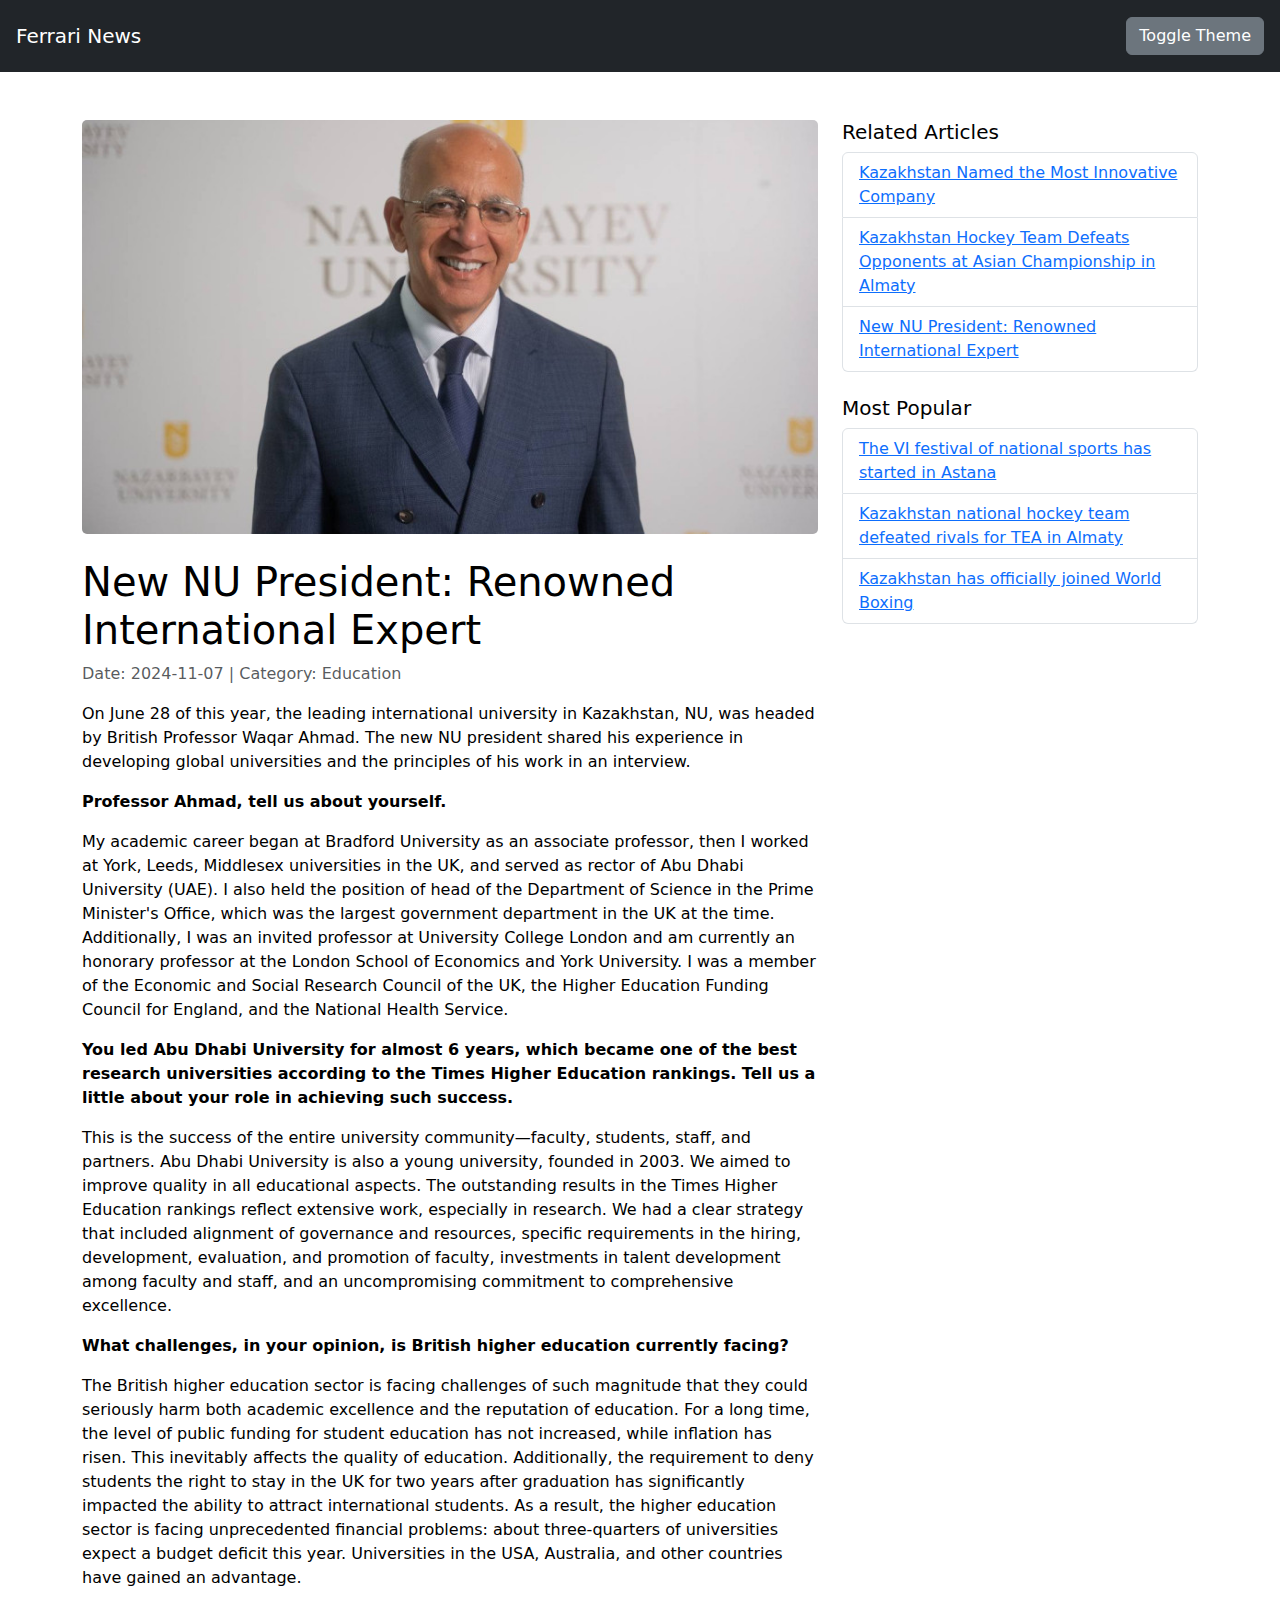
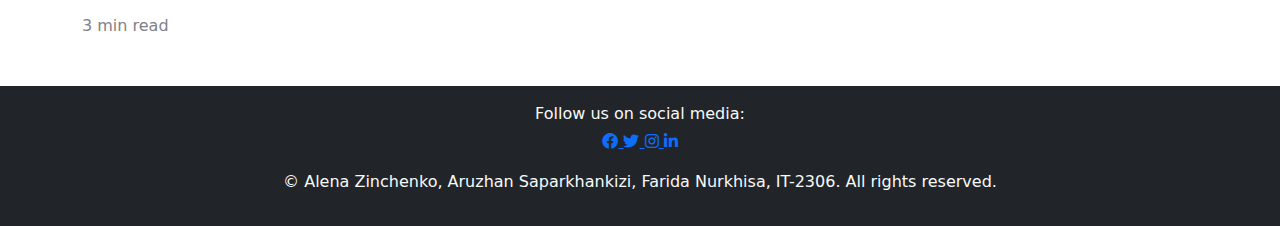
<file: page4.html>
<!DOCTYPE html>
<html lang="en">
<head>
    <meta charset="UTF-8">
    <meta name="viewport" content="width=device-width, initial-scale=1.0">
    <title>Article - New NU President: Renowned International Expert</title>
    <link href="https://cdn.jsdelivr.net/npm/bootstrap@5.3.0-alpha1/dist/css/bootstrap.min.css" rel="stylesheet">
    <link rel="stylesheet" href="https://cdnjs.cloudflare.com/ajax/libs/font-awesome/6.0.0-beta3/css/all.min.css">
    <link rel="stylesheet" href="style.css">
</head>
<body class="light-mode">
    <header class="navbar navbar-expand-lg navbar-dark bg-dark p-3">
        <a class="navbar-brand" href="index.html">Ferrari News</a>
        <div class="ms-auto">
            <button id="theme-toggle" class="btn btn-secondary">Toggle Theme</button>
        </div>
    </header>

    <div class="container my-5">
        <div class="row">
            <div class="col-md-8">
                <img src="img/news4.jpeg" alt="New NU President: Renowned International Expert" class="img-fluid mb-4" style="width: 100%; border-radius: 5px;">
    
                <h1>New NU President: Renowned International Expert</h1>
                <p class="text-muted">Date: 2024-11-07 | Category: Education</p>
    
                <p>
                    On June 28 of this year, the leading international university in Kazakhstan, NU, was headed by British Professor Waqar Ahmad. The new NU president shared his experience in developing global universities and the principles of his work in an interview.
                </p>
                <p>
                    <strong>Professor Ahmad, tell us about yourself.</strong>
                </p>
                <p>
                    My academic career began at Bradford University as an associate professor, then I worked at York, Leeds, Middlesex universities in the UK, and served as rector of Abu Dhabi University (UAE). I also held the position of head of the Department of Science in the Prime Minister's Office, which was the largest government department in the UK at the time. Additionally, I was an invited professor at University College London and am currently an honorary professor at the London School of Economics and York University. I was a member of the Economic and Social Research Council of the UK, the Higher Education Funding Council for England, and the National Health Service.
                </p>
                <p>
                    <strong>You led Abu Dhabi University for almost 6 years, which became one of the best research universities according to the Times Higher Education rankings. Tell us a little about your role in achieving such success.</strong>
                </p>
                <p>
                    This is the success of the entire university community—faculty, students, staff, and partners. Abu Dhabi University is also a young university, founded in 2003. We aimed to improve quality in all educational aspects. The outstanding results in the Times Higher Education rankings reflect extensive work, especially in research. We had a clear strategy that included alignment of governance and resources, specific requirements in the hiring, development, evaluation, and promotion of faculty, investments in talent development among faculty and staff, and an uncompromising commitment to comprehensive excellence.
                </p>
                <p>
                    <strong>What challenges, in your opinion, is British higher education currently facing?</strong>
                </p>
                <p>
                    The British higher education sector is facing challenges of such magnitude that they could seriously harm both academic excellence and the reputation of education. For a long time, the level of public funding for student education has not increased, while inflation has risen. This inevitably affects the quality of education. Additionally, the requirement to deny students the right to stay in the UK for two years after graduation has significantly impacted the ability to attract international students. As a result, the higher education sector is facing unprecedented financial problems: about three-quarters of universities expect a budget deficit this year. Universities in the USA, Australia, and other countries have gained an advantage.
                </p>
    
                <div class="d-flex align-items-center mt-4">

                    <span id="reading-time" class="reading-time" style="color: #7F8188;"></span>
                </div>
            </div>
    
            <div class="col-md-4">
                <h5>Related Articles</h5>
                <ul class="list-group mb-4">
                    <li class="list-group-item"><a href="page2.html">Kazakhstan Named the Most Innovative Company</a></li>
                    <li class="list-group-item"><a href="page3.html">Kazakhstan Hockey Team Defeats Opponents at Asian Championship in Almaty</a></li>
                    <li class="list-group-item"><a href="page4.html">New NU President: Renowned International Expert</a></li>
                </ul>
    
                <h5>Most Popular</h5>
                <ul id="popular-articles" class="list-group">
                </ul>
            </div>
        </div>
    </div>
    

    <footer class="footer bg-dark text-center text-light p-3">
        <div class="container">
            <p class="mb-1">Follow us on social media:</p>
            <div class="social-links">
                <a href="https://www.facebook.com" target="_blank" class="social-link" aria-label="Facebook">
                    <i class="fa-brands fa-facebook"></i>
                </a>
                <a href="https://www.twitter.com" target="_blank" class="social-link" aria-label="Twitter">
                    <i class="fa-brands fa-twitter"></i>
                </a>
                <a href="https://www.instagram.com" target="_blank" class="social-link" aria-label="Instagram">
                    <i class="fa-brands fa-instagram"></i>
                </a>
                <a href="https://www.linkedin.com" target="_blank" class="social-link" aria-label="LinkedIn">
                    <i class="fa-brands fa-linkedin-in"></i>
                </a>
            </div>
            <p class="mt-3">&copy; Alena Zinchenko, Aruzhan Saparkhankizi, Farida Nurkhisa, IT-2306. All rights reserved.</p>
        </div>
    </footer>

    
</body>
</html>
<script>
    function calculateReadingTime(content) {
        const wordsPerMinute = 200;
        const words = content.split(" ").length;
        const readingTime = Math.ceil(words / wordsPerMinute);
        return `${readingTime} min read`;
    }

    const articleContent = `
        On June 28 of this year, the leading international university in Kazakhstan, NU, was headed by British Professor Waqar Ahmad. The new NU president shared his experience in developing global universities and the principles of his work in an interview.

        Professor Ahmad, tell us about yourself.

        My academic career began at Bradford University as an associate professor, then I worked at York, Leeds, Middlesex universities in the UK, and served as rector of Abu Dhabi University (UAE). I also held the position of head of the Department of Science in the Prime Minister's Office, which was the largest government department in the UK at the time. Additionally, I was an invited professor at University College London and am currently an honorary professor at the London School of Economics and York University. I was a member of the Economic and Social Research Council of the UK, the Higher Education Funding Council for England, and the National Health Service.

        You led Abu Dhabi University for almost 6 years, which became one of the best research universities according to the Times Higher Education rankings. Tell us a little about your role in achieving such success.

        This is the success of the entire university community—faculty, students, staff, and partners. Abu Dhabi University is also a young university, founded in 2003. We aimed to improve quality in all educational aspects. The outstanding results in the Times Higher Education rankings reflect extensive work, especially in research. We had a clear strategy that included alignment of governance and resources, specific requirements in the hiring, development, evaluation, and promotion of faculty, investments in talent development among faculty and staff, and an uncompromising commitment to comprehensive excellence.

        What challenges, in your opinion, is British higher education currently facing?

        The British higher education sector is facing challenges of such magnitude that they could seriously harm both academic excellence and the reputation of education. For a long time, the level of public funding for student education has not increased, while inflation has risen. This inevitably affects the quality of education. Additionally, the requirement to deny students the right to stay in the UK for two years after graduation has significantly impacted the ability to attract international students. As a result, the higher education sector is facing unprecedented financial problems: about three-quarters of universities expect a budget deficit this year. Universities in the USA, Australia, and other countries have gained an advantage.
    `;


    const readingTimeText = calculateReadingTime(articleContent);
    document.getElementById("reading-time").innerHTML += ` ${readingTimeText}`;

    document.addEventListener('DOMContentLoaded', () => {
    const jsonData = document.getElementById('json-data').textContent;
    const articles = JSON.parse(jsonData).articles;
    const popularArticlesContainer = document.getElementById('popular-articles');
    function renderPopularArticles() {
        const mostPopularArticles = articles.sort((a, b) => b.views - a.views).slice(0, 3);
        popularArticlesContainer.innerHTML = '';
        mostPopularArticles.forEach(article => {
            const listItem = document.createElement('li');
            listItem.classList.add('list-group-item', 'popular-article-item');

            const link = document.createElement('a');
            link.href = `page${article.id}.html`;
            link.textContent = article.title;
            link.style.textDecoration = 'none';
            link.classList.add('popular-article-link');

            listItem.appendChild(link);
            popularArticlesContainer.appendChild(listItem);
        });
    }

    renderPopularArticles();
});
</script>

<script type="application/json" id="json-data">
    {
      "articles": [
        { "id": 1, "title": "Kazakhstan has officially joined World Boxing", "date": "2024-11-10", "category": "World", "views": 1200, "content": "Content of News 1", "image": "img/news1.jpeg" },
        { "id": 2, "title": "The most innovative company was named in Kazakhstan", "date": "2024-11-09", "category": "Technology", "views": 800, "content": "Content of News 2", "image": "img/news2.jpeg" },
        { "id": 3, "title": "Kazakhstan national hockey team defeated rivals for TEA in Almaty", "date": "2024-11-08", "category": "Sports", "views": 1500, "content": "Content of News 3", "image": "img/news3.jpeg" },
        { "id": 4, "title": "The new president of NU: a recognized international expert in the academic and scientific field", "date": "2024-11-07", "category": "Education", "views": 676, "content": "Content of News 4", "image": "img/news4.jpeg" },
        { "id": 5, "title": "13 unique operations. The days of the UDP medical center were held in the Abai region", "date": "2024-11-09", "category": "Healthcare", "views": 231, "content": "Content of News 5", "image": "img/news5.jpeg" },
        { "id": 6, "title": "An international theater festival has opened in Shymkent", "date": "2024-11-07", "category": "Art and culture", "views": 97, "content": "Content of News 6", "image": "img/news6.jpeg" },
        { "id": 7, "title": "The VI festival of national sports has started in Astana", "date": "2024-11-02", "category": "International Sports", "views": 2098, "content": "Content of News 7", "image": "img/news7.jpeg" },
        { "id": 8, "title": "The Ministry of Defense named the cause of the helicopter crash", "date": "2024-11-07", "category": "Leadership", "views": 889, "content": "Content of News 8", "image": "img/news8.jpeg" },
        { "id": 9, "title": "World Nomad Games in Astana: what you need to know and how to buy tickets", "date": "2024-11-05", "category": "Festivals and Events", "views": 341, "content": "Content of News 9", "image": "img/news9.jpeg" },
        { "id": 10, "title": "Nuclear medicine technologies for cancer treatment are being introduced in Kazakhstan", "date": "2024-11-06", "category": "Medical Advances", "views": 156, "content": "Content of News 10", "image": "img/news10.jpeg" }
      ]
    }
</script>
<script src="script.js"></script>
</file>
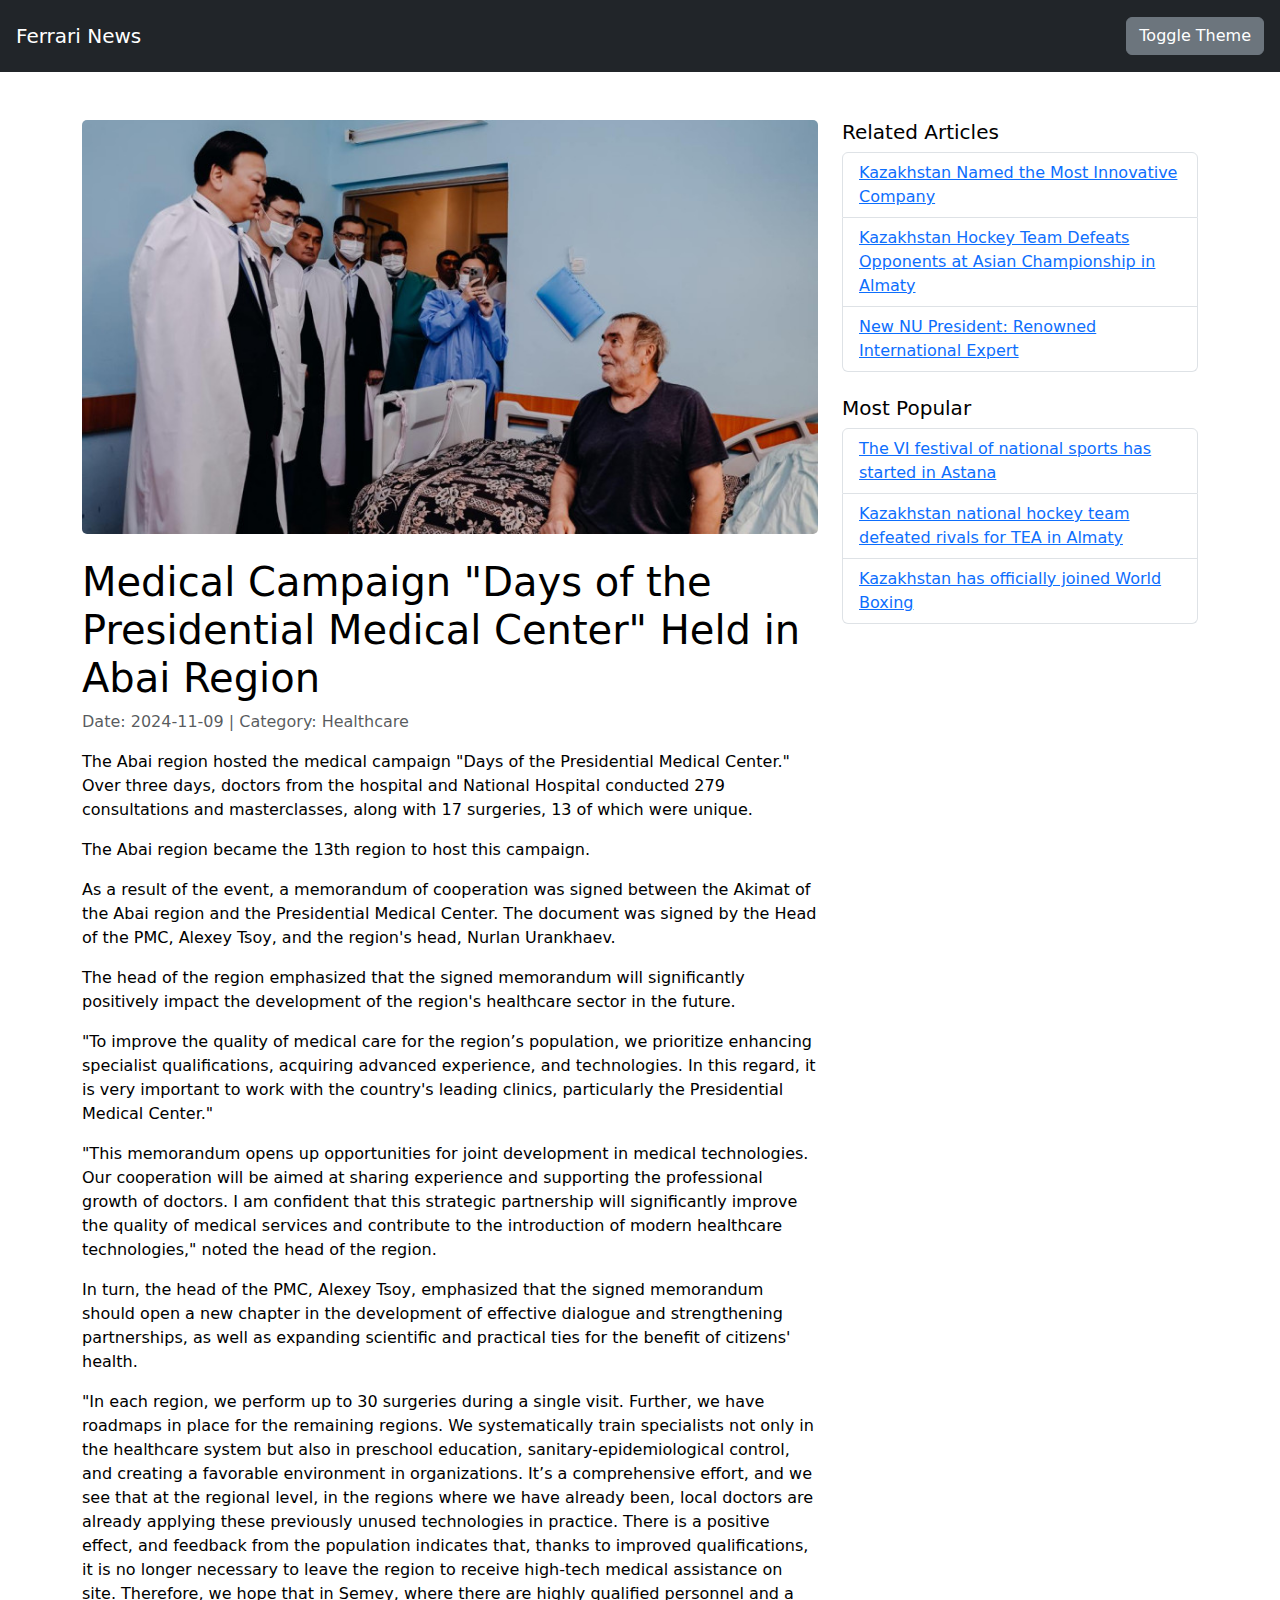
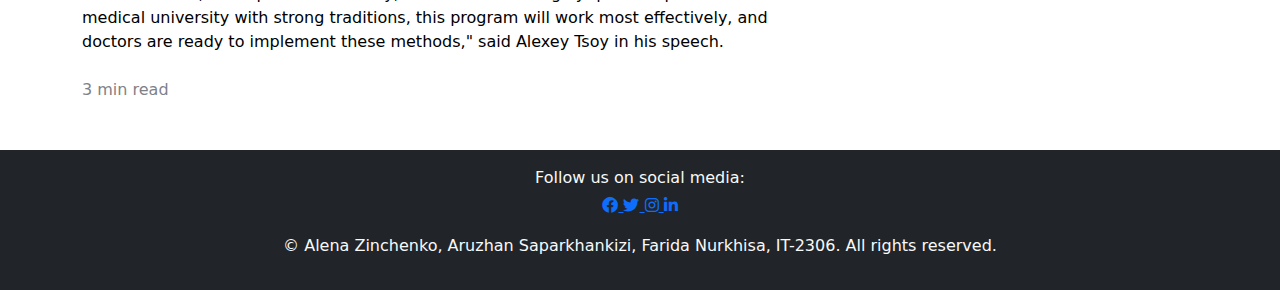
<file: page5.html>
<!DOCTYPE html>
<html lang="en">
<head>
    <meta charset="UTF-8">
    <meta name="viewport" content="width=device-width, initial-scale=1.0">
    <title>Article - Medical Campaign "Days of the Presidential Medical Center" Held in Abai Region</title>
    <link href="https://cdn.jsdelivr.net/npm/bootstrap@5.3.0-alpha1/dist/css/bootstrap.min.css" rel="stylesheet">
    <link rel="stylesheet" href="https://cdnjs.cloudflare.com/ajax/libs/font-awesome/6.0.0-beta3/css/all.min.css">
    <link rel="stylesheet" href="style.css">
</head>
<body class="light-mode">
    <header class="navbar navbar-expand-lg navbar-dark bg-dark p-3">
        <a class="navbar-brand" href="index.html">Ferrari News</a>
        <div class="ms-auto">
            <button id="theme-toggle" class="btn btn-secondary">Toggle Theme</button>
        </div>
    </header>
    <div class="container my-5">
        <div class="row">
            <div class="col-md-8">
                <img src="img/news5.jpeg" alt="Medical Campaign in Abai Region" class="img-fluid mb-4" style="width: 100%; border-radius: 5px;">
                
                <h1>Medical Campaign "Days of the Presidential Medical Center" Held in Abai Region</h1>
                <p class="text-muted">Date: 2024-11-09 | Category: Healthcare</p>
    
                <p>
                    The Abai region hosted the medical campaign "Days of the Presidential Medical Center." Over three days, doctors from the hospital and National Hospital conducted 279 consultations and masterclasses, along with 17 surgeries, 13 of which were unique.
                </p>
                <p>
                    The Abai region became the 13th region to host this campaign.
                </p>
                <p>
                    As a result of the event, a memorandum of cooperation was signed between the Akimat of the Abai region and the Presidential Medical Center. The document was signed by the Head of the PMC, Alexey Tsoy, and the region's head, Nurlan Urankhaev.
                </p>
                <p>
                    The head of the region emphasized that the signed memorandum will significantly positively impact the development of the region's healthcare sector in the future.
                </p>
                <p>
                    "To improve the quality of medical care for the region’s population, we prioritize enhancing specialist qualifications, acquiring advanced experience, and technologies. In this regard, it is very important to work with the country's leading clinics, particularly the Presidential Medical Center."
                </p>
                <p>
                    "This memorandum opens up opportunities for joint development in medical technologies. Our cooperation will be aimed at sharing experience and supporting the professional growth of doctors. I am confident that this strategic partnership will significantly improve the quality of medical services and contribute to the introduction of modern healthcare technologies," noted the head of the region.
                </p>
                <p>
                    In turn, the head of the PMC, Alexey Tsoy, emphasized that the signed memorandum should open a new chapter in the development of effective dialogue and strengthening partnerships, as well as expanding scientific and practical ties for the benefit of citizens' health.
                </p>
                <p>
                    "In each region, we perform up to 30 surgeries during a single visit. Further, we have roadmaps in place for the remaining regions. We systematically train specialists not only in the healthcare system but also in preschool education, sanitary-epidemiological control, and creating a favorable environment in organizations. It’s a comprehensive effort, and we see that at the regional level, in the regions where we have already been, local doctors are already applying these previously unused technologies in practice. There is a positive effect, and feedback from the population indicates that, thanks to improved qualifications, it is no longer necessary to leave the region to receive high-tech medical assistance on site. Therefore, we hope that in Semey, where there are highly qualified personnel and a medical university with strong traditions, this program will work most effectively, and doctors are ready to implement these methods," said Alexey Tsoy in his speech.
                </p>
    
                <div class="d-flex align-items-center mt-4">

                    <span id="reading-time" class="reading-time" style="color: #7F8188;"></span>
                </div>
            </div>
    
            <div class="col-md-4">
                <h5>Related Articles</h5>
                <ul class="list-group mb-4">
                    <li class="list-group-item"><a href="page2.html">Kazakhstan Named the Most Innovative Company</a></li>
                    <li class="list-group-item"><a href="page3.html">Kazakhstan Hockey Team Defeats Opponents at Asian Championship in Almaty</a></li>
                    <li class="list-group-item"><a href="page4.html">New NU President: Renowned International Expert</a></li>
                </ul>
    
                <h5>Most Popular</h5>
                <ul id="popular-articles" class="list-group">
                </ul>
            </div>
        </div>
    </div>
    

    <footer class="footer bg-dark text-center text-light p-3">
        <div class="container">
            <p class="mb-1">Follow us on social media:</p>
            <div class="social-links">
                <a href="https://www.facebook.com" target="_blank" class="social-link" aria-label="Facebook">
                    <i class="fa-brands fa-facebook"></i>
                </a>
                <a href="https://www.twitter.com" target="_blank" class="social-link" aria-label="Twitter">
                    <i class="fa-brands fa-twitter"></i>
                </a>
                <a href="https://www.instagram.com" target="_blank" class="social-link" aria-label="Instagram">
                    <i class="fa-brands fa-instagram"></i>
                </a>
                <a href="https://www.linkedin.com" target="_blank" class="social-link" aria-label="LinkedIn">
                    <i class="fa-brands fa-linkedin-in"></i>
                </a>
            </div>
            <p class="mt-3">&copy; Alena Zinchenko, Aruzhan Saparkhankizi, Farida Nurkhisa, IT-2306. All rights reserved.</p>
        </div>
    </footer>

    
</body>
</html>
<script>
    function calculateReadingTime(content) {
        const wordsPerMinute = 200;
        const words = content.split(" ").length;
        const readingTime = Math.ceil(words / wordsPerMinute);
        return `${readingTime} min read`;
    }

    const articleContent = `
        The Abai region hosted the medical campaign "Days of the Presidential Medical Center." Over three days, doctors from the hospital and National Hospital conducted 279 consultations and masterclasses, along with 17 surgeries, 13 of which were unique.

        The Abai region became the 13th region to host this campaign.

        As a result of the event, a memorandum of cooperation was signed between the Akimat of the Abai region and the Presidential Medical Center. The document was signed by the Head of the PMC, Alexey Tsoy, and the region's head, Nurlan Urankhaev.

        The head of the region emphasized that the signed memorandum will significantly positively impact the development of the region's healthcare sector in the future.

        "To improve the quality of medical care for the region’s population, we prioritize enhancing specialist qualifications, acquiring advanced experience, and technologies. In this regard, it is very important to work with the country's leading clinics, particularly the Presidential Medical Center."

        "This memorandum opens up opportunities for joint development in medical technologies. Our cooperation will be aimed at sharing experience and supporting the professional growth of doctors. I am confident that this strategic partnership will significantly improve the quality of medical services and contribute to the introduction of modern healthcare technologies," noted the head of the region.

        In turn, the head of the PMC, Alexey Tsoy, emphasized that the signed memorandum should open a new chapter in the development of effective dialogue and strengthening partnerships, as well as expanding scientific and practical ties for the benefit of citizens' health.

        "In each region, we perform up to 30 surgeries during a single visit. Further, we have roadmaps in place for the remaining regions. We systematically train specialists not only in the healthcare system but also in preschool education, sanitary-epidemiological control, and creating a favorable environment in organizations. It’s a comprehensive effort, and we see that at the regional level, in the regions where we have already been, local doctors are already applying these previously unused technologies in practice. There is a positive effect, and feedback from the population indicates that, thanks to improved qualifications, it is no longer necessary to leave the region to receive high-tech medical assistance on site. Therefore, we hope that in Semey, where there are highly qualified personnel and a medical university with strong traditions, this program will work most effectively, and doctors are ready to implement these methods," said Alexey Tsoy in his speech.
    `;


    const readingTimeText = calculateReadingTime(articleContent);
    document.getElementById("reading-time").innerHTML += ` ${readingTimeText}`;

    document.addEventListener('DOMContentLoaded', () => {
    const jsonData = document.getElementById('json-data').textContent;
    const articles = JSON.parse(jsonData).articles;
    const popularArticlesContainer = document.getElementById('popular-articles');
    function renderPopularArticles() {
        const mostPopularArticles = articles.sort((a, b) => b.views - a.views).slice(0, 3);
        popularArticlesContainer.innerHTML = '';
        mostPopularArticles.forEach(article => {
            const listItem = document.createElement('li');
            listItem.classList.add('list-group-item', 'popular-article-item');

            const link = document.createElement('a');
            link.href = `page${article.id}.html`;
            link.textContent = article.title;
            link.style.textDecoration = 'none';
            link.classList.add('popular-article-link');

            listItem.appendChild(link);
            popularArticlesContainer.appendChild(listItem);
        });
    }
    renderPopularArticles();
});
</script>

<script type="application/json" id="json-data">
    {
      "articles": [
        { "id": 1, "title": "Kazakhstan has officially joined World Boxing", "date": "2024-11-10", "category": "World", "views": 1200, "content": "Content of News 1", "image": "img/news1.jpeg" },
        { "id": 2, "title": "The most innovative company was named in Kazakhstan", "date": "2024-11-09", "category": "Technology", "views": 800, "content": "Content of News 2", "image": "img/news2.jpeg" },
        { "id": 3, "title": "Kazakhstan national hockey team defeated rivals for TEA in Almaty", "date": "2024-11-08", "category": "Sports", "views": 1500, "content": "Content of News 3", "image": "img/news3.jpeg" },
        { "id": 4, "title": "The new president of NU: a recognized international expert in the academic and scientific field", "date": "2024-11-07", "category": "Education", "views": 676, "content": "Content of News 4", "image": "img/news4.jpeg" },
        { "id": 5, "title": "13 unique operations. The days of the UDP medical center were held in the Abai region", "date": "2024-11-09", "category": "Healthcare", "views": 231, "content": "Content of News 5", "image": "img/news5.jpeg" },
        { "id": 6, "title": "An international theater festival has opened in Shymkent", "date": "2024-11-07", "category": "Art and culture", "views": 97, "content": "Content of News 6", "image": "img/news6.jpeg" },
        { "id": 7, "title": "The VI festival of national sports has started in Astana", "date": "2024-11-02", "category": "International Sports", "views": 2098, "content": "Content of News 7", "image": "img/news7.jpeg" },
        { "id": 8, "title": "The Ministry of Defense named the cause of the helicopter crash", "date": "2024-11-07", "category": "Leadership", "views": 889, "content": "Content of News 8", "image": "img/news8.jpeg" },
        { "id": 9, "title": "World Nomad Games in Astana: what you need to know and how to buy tickets", "date": "2024-11-05", "category": "Festivals and Events", "views": 341, "content": "Content of News 9", "image": "img/news9.jpeg" },
        { "id": 10, "title": "Nuclear medicine technologies for cancer treatment are being introduced in Kazakhstan", "date": "2024-11-06", "category": "Medical Advances", "views": 156, "content": "Content of News 10", "image": "img/news10.jpeg" }
      ]
    }
</script>
<script src="script.js"></script>
</file>
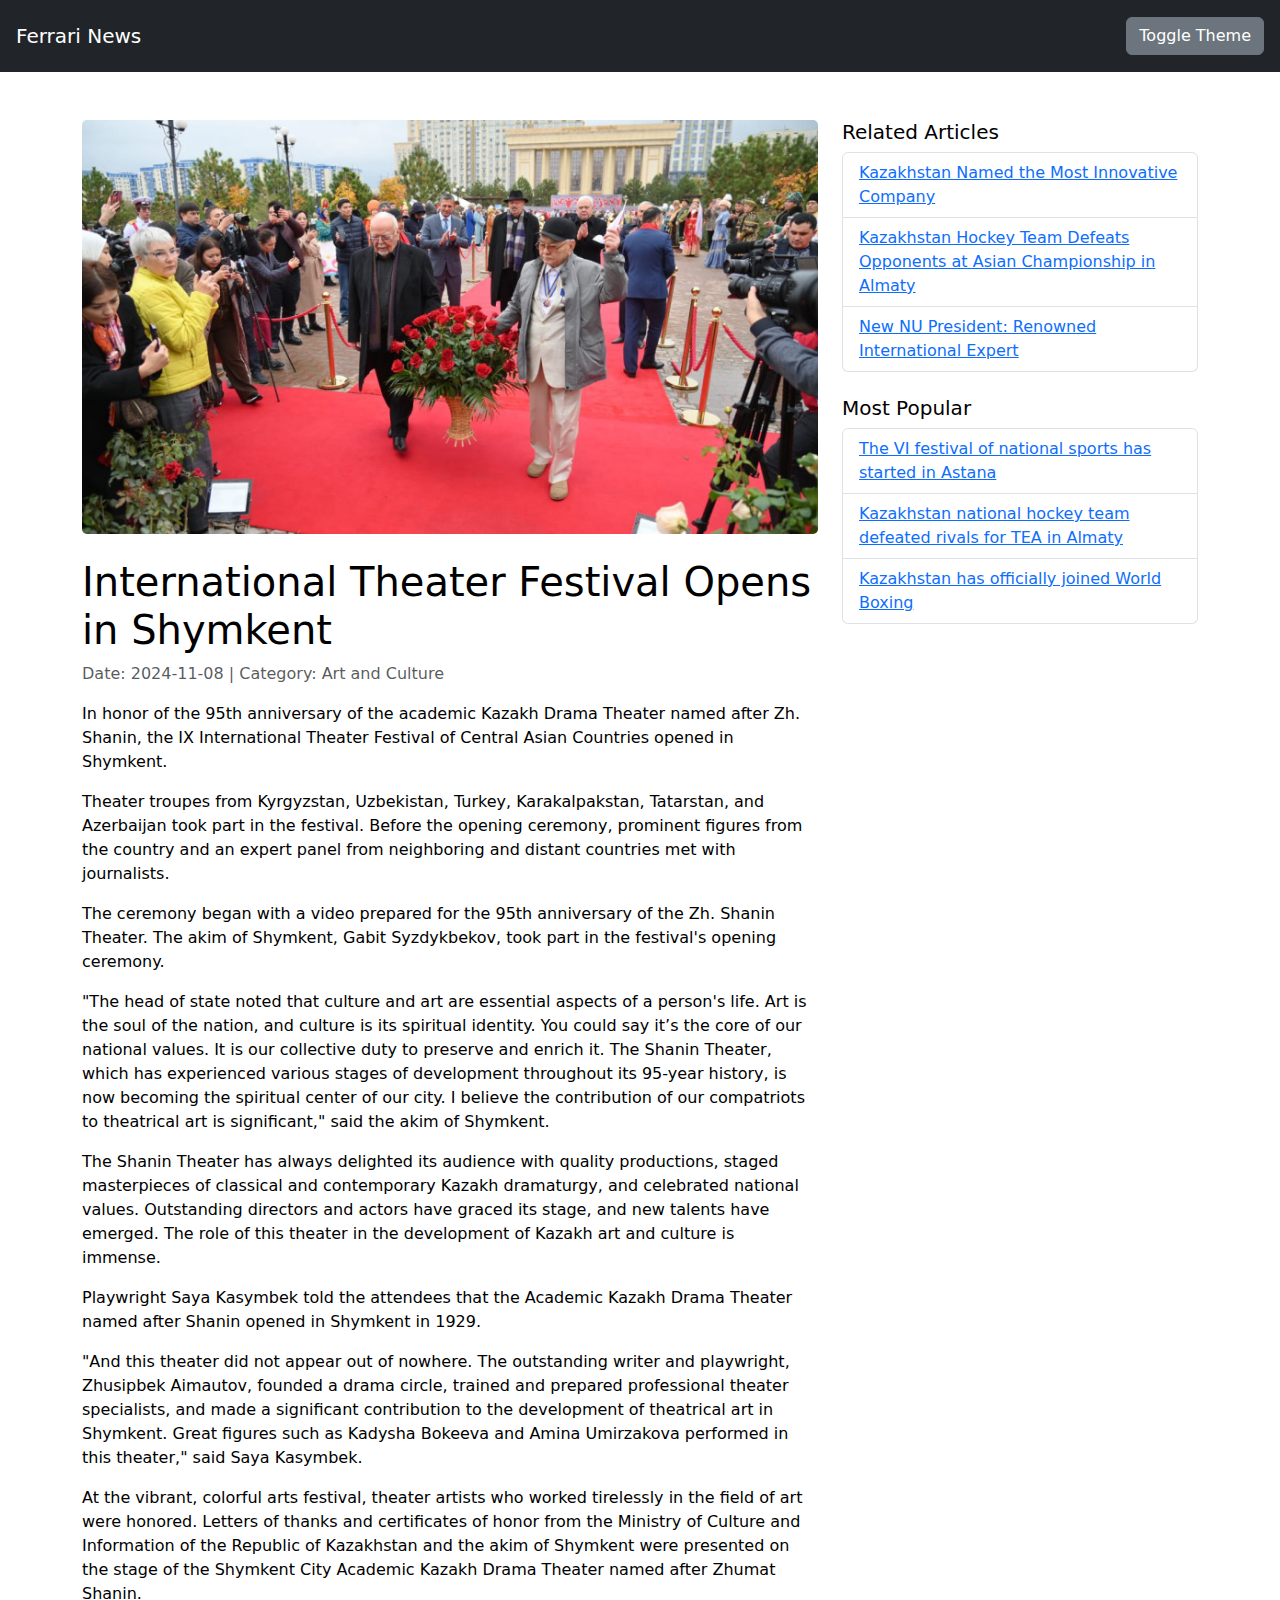
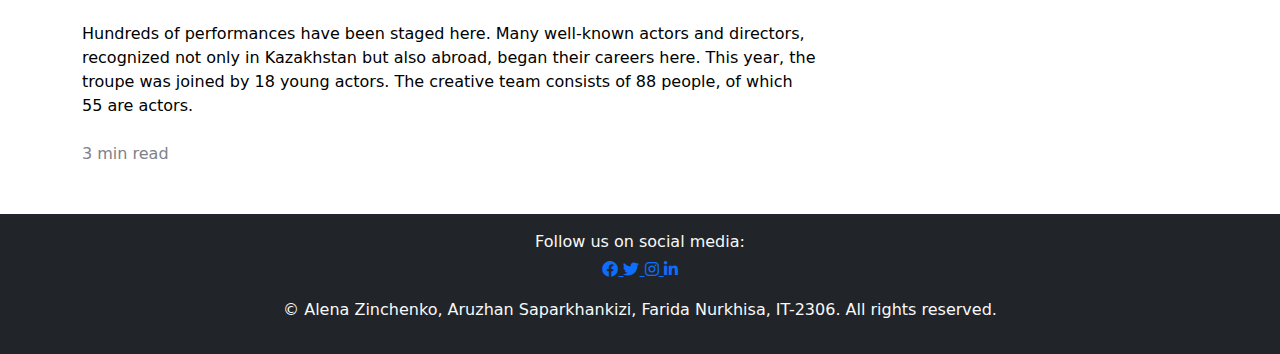
<file: page6.html>
<!DOCTYPE html>
<html lang="en">
<head>
    <meta charset="UTF-8">
    <meta name="viewport" content="width=device-width, initial-scale=1.0">
    <title>Article - International Theater Festival Opens in Shymkent</title>
    <link href="https://cdn.jsdelivr.net/npm/bootstrap@5.3.0-alpha1/dist/css/bootstrap.min.css" rel="stylesheet">
    <link rel="stylesheet" href="https://cdnjs.cloudflare.com/ajax/libs/font-awesome/6.0.0-beta3/css/all.min.css">
    <link rel="stylesheet" href="style.css">
</head>
<body class="light-mode">
    <header class="navbar navbar-expand-lg navbar-dark bg-dark p-3">
        <a class="navbar-brand" href="index.html">Ferrari News</a>
        <div class="ms-auto">
            <button id="theme-toggle" class="btn btn-secondary">Toggle Theme</button>
        </div>
    </header>
    <div class="container my-5">
        <div class="row">
            <div class="col-md-8">
                <img src="img/news6.jpeg" alt="IX International Theater Festival in Shymkent" class="img-fluid mb-4" style="width: 100%; border-radius: 5px;">
                <h1>International Theater Festival Opens in Shymkent</h1>
                <p class="text-muted">Date: 2024-11-08 | Category: Art and Culture</p>
    
                <p>
                    In honor of the 95th anniversary of the academic Kazakh Drama Theater named after Zh. Shanin, the IX International Theater Festival of Central Asian Countries opened in Shymkent.
                </p>
                <p>
                    Theater troupes from Kyrgyzstan, Uzbekistan, Turkey, Karakalpakstan, Tatarstan, and Azerbaijan took part in the festival. Before the opening ceremony, prominent figures from the country and an expert panel from neighboring and distant countries met with journalists.
                </p>
                <p>
                    The ceremony began with a video prepared for the 95th anniversary of the Zh. Shanin Theater. The akim of Shymkent, Gabit Syzdykbekov, took part in the festival's opening ceremony.
                </p>
                <p>
                    "The head of state noted that culture and art are essential aspects of a person's life. Art is the soul of the nation, and culture is its spiritual identity. You could say it’s the core of our national values. It is our collective duty to preserve and enrich it. The Shanin Theater, which has experienced various stages of development throughout its 95-year history, is now becoming the spiritual center of our city. I believe the contribution of our compatriots to theatrical art is significant," said the akim of Shymkent.
                </p>
                <p>
                    The Shanin Theater has always delighted its audience with quality productions, staged masterpieces of classical and contemporary Kazakh dramaturgy, and celebrated national values. Outstanding directors and actors have graced its stage, and new talents have emerged. The role of this theater in the development of Kazakh art and culture is immense.
                </p>
                <p>
                    Playwright Saya Kasymbek told the attendees that the Academic Kazakh Drama Theater named after Shanin opened in Shymkent in 1929.
                </p>
                <p>
                    "And this theater did not appear out of nowhere. The outstanding writer and playwright, Zhusipbek Aimautov, founded a drama circle, trained and prepared professional theater specialists, and made a significant contribution to the development of theatrical art in Shymkent. Great figures such as Kadysha Bokeeva and Amina Umirzakova performed in this theater," said Saya Kasymbek.
                </p>
                <p>
                    At the vibrant, colorful arts festival, theater artists who worked tirelessly in the field of art were honored. Letters of thanks and certificates of honor from the Ministry of Culture and Information of the Republic of Kazakhstan and the akim of Shymkent were presented on the stage of the Shymkent City Academic Kazakh Drama Theater named after Zhumat Shanin.
                </p>
                <p>
                    Hundreds of performances have been staged here. Many well-known actors and directors, recognized not only in Kazakhstan but also abroad, began their careers here. This year, the troupe was joined by 18 young actors. The creative team consists of 88 people, of which 55 are actors.
                </p>
    
                <div class="d-flex align-items-center mt-4">

                    <span id="reading-time" class="reading-time" style="color: #7F8188;"></span>
                </div>
            </div>
    
            <div class="col-md-4">
                <h5>Related Articles</h5>
                <ul class="list-group mb-4">
                    <li class="list-group-item"><a href="page2.html">Kazakhstan Named the Most Innovative Company</a></li>
                    <li class="list-group-item"><a href="page3.html">Kazakhstan Hockey Team Defeats Opponents at Asian Championship in Almaty</a></li>
                    <li class="list-group-item"><a href="page4.html">New NU President: Renowned International Expert</a></li>
                </ul>
    
                <h5>Most Popular</h5>
                <ul id="popular-articles" class="list-group">
                </ul>
            </div>
        </div>
    </div>
    

    <footer class="footer bg-dark text-center text-light p-3">
        <div class="container">
            <p class="mb-1">Follow us on social media:</p>
            <div class="social-links">
                <a href="https://www.facebook.com" target="_blank" class="social-link" aria-label="Facebook">
                    <i class="fa-brands fa-facebook"></i>
                </a>
                <a href="https://www.twitter.com" target="_blank" class="social-link" aria-label="Twitter">
                    <i class="fa-brands fa-twitter"></i>
                </a>
                <a href="https://www.instagram.com" target="_blank" class="social-link" aria-label="Instagram">
                    <i class="fa-brands fa-instagram"></i>
                </a>
                <a href="https://www.linkedin.com" target="_blank" class="social-link" aria-label="LinkedIn">
                    <i class="fa-brands fa-linkedin-in"></i>
                </a>
            </div>
            <p class="mt-3">&copy; Alena Zinchenko, Aruzhan Saparkhankizi, Farida Nurkhisa, IT-2306. All rights reserved.</p>
        </div>
    </footer>
    
</body>
</html>
<script>
    function calculateReadingTime(content) {
        const wordsPerMinute = 200;
        const words = content.split(" ").length;
        const readingTime = Math.ceil(words / wordsPerMinute);
        return `${readingTime} min read`;
    }

    const articleContent = `
        In honor of the 95th anniversary of the academic Kazakh Drama Theater named after Zh. Shanin, the IX International Theater Festival of Central Asian Countries opened in Shymkent.

        Theater troupes from Kyrgyzstan, Uzbekistan, Turkey, Karakalpakstan, Tatarstan, and Azerbaijan took part in the festival. Before the opening ceremony, prominent figures from the country and an expert panel from neighboring and distant countries met with journalists.

        The ceremony began with a video prepared for the 95th anniversary of the Zh. Shanin Theater. The akim of Shymkent, Gabit Syzdykbekov, took part in the festival's opening ceremony.

        "The head of state noted that culture and art are essential aspects of a person's life. Art is the soul of the nation, and culture is its spiritual identity. You could say it’s the core of our national values. It is our collective duty to preserve and enrich it. The Shanin Theater, which has experienced various stages of development throughout its 95-year history, is now becoming the spiritual center of our city. I believe the contribution of our compatriots to theatrical art is significant," said the akim of Shymkent.

        The Shanin Theater has always delighted its audience with quality productions, staged masterpieces of classical and contemporary Kazakh dramaturgy, and celebrated national values. Outstanding directors and actors have graced its stage, and new talents have emerged. The role of this theater in the development of Kazakh art and culture is immense.

        Playwright Saya Kasymbek told the attendees that the Academic Kazakh Drama Theater named after Shanin opened in Shymkent in 1929.

        "And this theater did not appear out of nowhere. The outstanding writer and playwright, Zhusipbek Aimautov, founded a drama circle, trained and prepared professional theater specialists, and made a significant contribution to the development of theatrical art in Shymkent. Great figures such as Kadysha Bokeeva and Amina Umirzakova performed in this theater," said Saya Kasymbek.

        At the vibrant, colorful arts festival, theater artists who worked tirelessly in the field of art were honored. Letters of thanks and certificates of honor from the Ministry of Culture and Information of the Republic of Kazakhstan and the akim of Shymkent were presented on the stage of the Shymkent City Academic Kazakh Drama Theater named after Zhumat Shanin.

        Hundreds of performances have been staged here. Many well-known actors and directors, recognized not only in Kazakhstan but also abroad, began their careers here. This year, the troupe was joined by 18 young actors. The creative team consists of 88 people, of which 55 are actors.
    `;


    const readingTimeText = calculateReadingTime(articleContent);
    document.getElementById("reading-time").innerHTML += ` ${readingTimeText}`;

    document.addEventListener('DOMContentLoaded', () => {
    const jsonData = document.getElementById('json-data').textContent;
    const articles = JSON.parse(jsonData).articles;
    const popularArticlesContainer = document.getElementById('popular-articles');
    function renderPopularArticles() {
        const mostPopularArticles = articles.sort((a, b) => b.views - a.views).slice(0, 3);
        popularArticlesContainer.innerHTML = '';
        mostPopularArticles.forEach(article => {
            const listItem = document.createElement('li');
            listItem.classList.add('list-group-item', 'popular-article-item');

            const link = document.createElement('a');
            link.href = `page${article.id}.html`;
            link.textContent = article.title;
            link.style.textDecoration = 'none';
            link.classList.add('popular-article-link');

            listItem.appendChild(link);
            popularArticlesContainer.appendChild(listItem);
        });
    }
    renderPopularArticles();
});
</script>

<script type="application/json" id="json-data">
    {
      "articles": [
        { "id": 1, "title": "Kazakhstan has officially joined World Boxing", "date": "2024-11-10", "category": "World", "views": 1200, "content": "Content of News 1", "image": "img/news1.jpeg" },
        { "id": 2, "title": "The most innovative company was named in Kazakhstan", "date": "2024-11-09", "category": "Technology", "views": 800, "content": "Content of News 2", "image": "img/news2.jpeg" },
        { "id": 3, "title": "Kazakhstan national hockey team defeated rivals for TEA in Almaty", "date": "2024-11-08", "category": "Sports", "views": 1500, "content": "Content of News 3", "image": "img/news3.jpeg" },
        { "id": 4, "title": "The new president of NU: a recognized international expert in the academic and scientific field", "date": "2024-11-07", "category": "Education", "views": 676, "content": "Content of News 4", "image": "img/news4.jpeg" },
        { "id": 5, "title": "13 unique operations. The days of the UDP medical center were held in the Abai region", "date": "2024-11-09", "category": "Healthcare", "views": 231, "content": "Content of News 5", "image": "img/news5.jpeg" },
        { "id": 6, "title": "An international theater festival has opened in Shymkent", "date": "2024-11-07", "category": "Art and culture", "views": 97, "content": "Content of News 6", "image": "img/news6.jpeg" },
        { "id": 7, "title": "The VI festival of national sports has started in Astana", "date": "2024-11-02", "category": "International Sports", "views": 2098, "content": "Content of News 7", "image": "img/news7.jpeg" },
        { "id": 8, "title": "The Ministry of Defense named the cause of the helicopter crash", "date": "2024-11-07", "category": "Leadership", "views": 889, "content": "Content of News 8", "image": "img/news8.jpeg" },
        { "id": 9, "title": "World Nomad Games in Astana: what you need to know and how to buy tickets", "date": "2024-11-05", "category": "Festivals and Events", "views": 341, "content": "Content of News 9", "image": "img/news9.jpeg" },
        { "id": 10, "title": "Nuclear medicine technologies for cancer treatment are being introduced in Kazakhstan", "date": "2024-11-06", "category": "Medical Advances", "views": 156, "content": "Content of News 10", "image": "img/news10.jpeg" }
      ]
    }
</script>
<script src="script.js"></script>
</file>
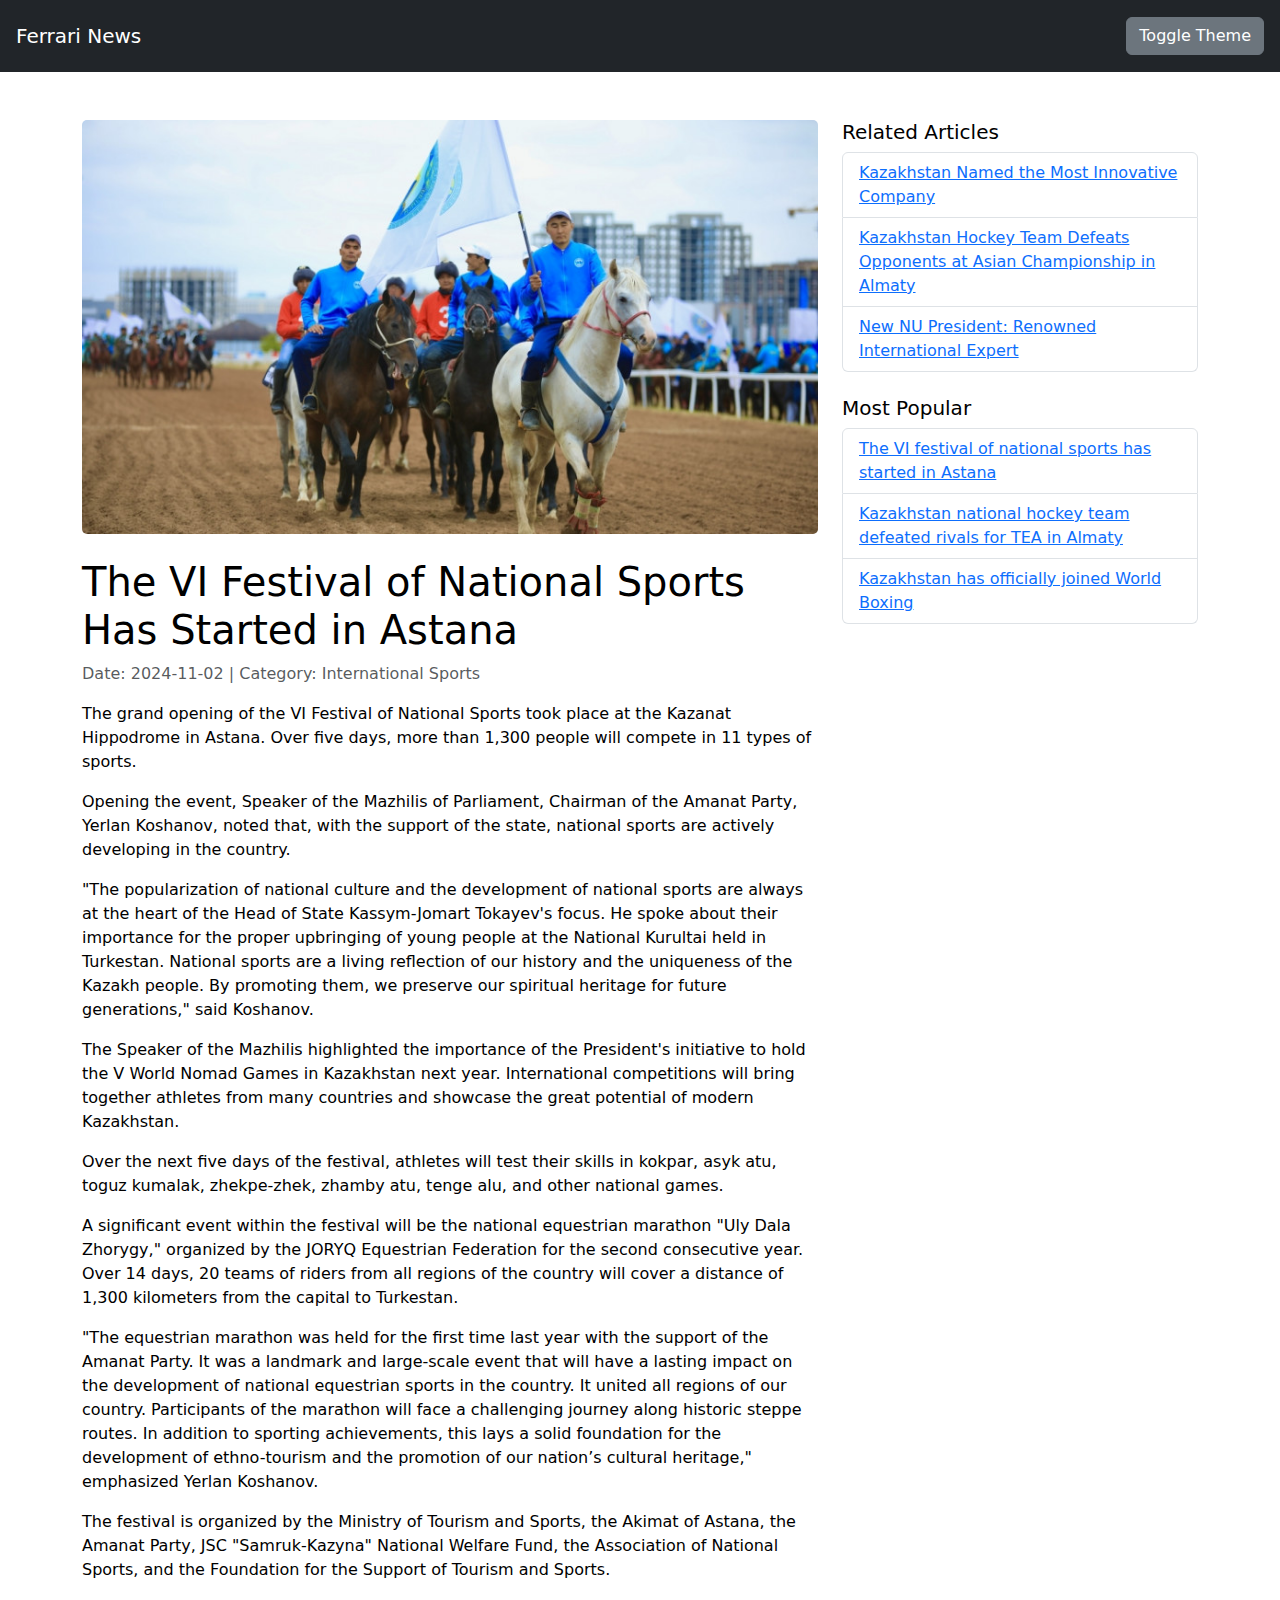
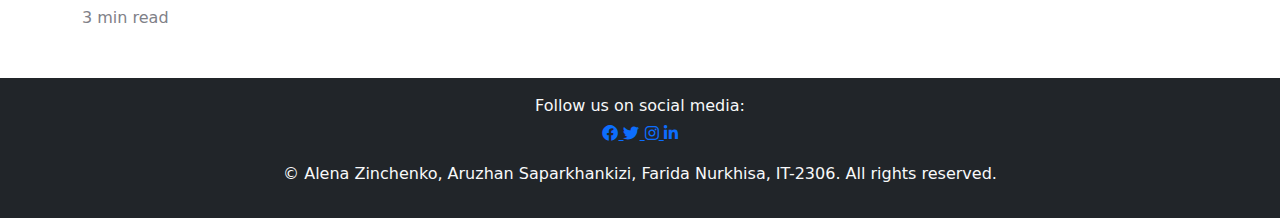
<file: page7.html>
<!DOCTYPE html>
<html lang="en">
<head>
    <meta charset="UTF-8">
    <meta name="viewport" content="width=device-width, initial-scale=1.0">
    <title>Article - The VI Festival of National Sports Has Started in Astana</title>
    <link href="https://cdn.jsdelivr.net/npm/bootstrap@5.3.0-alpha1/dist/css/bootstrap.min.css" rel="stylesheet">
    <link rel="stylesheet" href="https://cdnjs.cloudflare.com/ajax/libs/font-awesome/6.0.0-beta3/css/all.min.css">
    <link rel="stylesheet" href="style.css">
</head>
<body class="light-mode">
    <header class="navbar navbar-expand-lg navbar-dark bg-dark p-3">
        <a class="navbar-brand" href="index.html">Ferrari News</a>
        <div class="ms-auto">
            <button id="theme-toggle" class="btn btn-secondary">Toggle Theme</button>
        </div>
    </header>
    <div class="container my-5">
        <div class="row">
            <div class="col-md-8">
                <img src="img/news7.jpeg" alt="Opening of the VI Festival of National Sports" class="img-fluid mb-4" style="width: 100%; border-radius: 5px;">
                <h1>The VI Festival of National Sports Has Started in Astana</h1>
                <p class="text-muted">Date: 2024-11-02 | Category: International Sports</p>
                <p>
                    The grand opening of the VI Festival of National Sports took place at the Kazanat Hippodrome in Astana. Over five days, more than 1,300 people will compete in 11 types of sports.
                </p>
                <p>
                    Opening the event, Speaker of the Mazhilis of Parliament, Chairman of the Amanat Party, Yerlan Koshanov, noted that, with the support of the state, national sports are actively developing in the country.
                </p>
                <p>
                    "The popularization of national culture and the development of national sports are always at the heart of the Head of State Kassym-Jomart Tokayev's focus. He spoke about their importance for the proper upbringing of young people at the National Kurultai held in Turkestan. National sports are a living reflection of our history and the uniqueness of the Kazakh people. By promoting them, we preserve our spiritual heritage for future generations," said Koshanov.
                </p>
                <p>
                    The Speaker of the Mazhilis highlighted the importance of the President's initiative to hold the V World Nomad Games in Kazakhstan next year. International competitions will bring together athletes from many countries and showcase the great potential of modern Kazakhstan.
                </p>
                <p>
                    Over the next five days of the festival, athletes will test their skills in kokpar, asyk atu, toguz kumalak, zhekpe-zhek, zhamby atu, tenge alu, and other national games.
                </p>
                <p>
                    A significant event within the festival will be the national equestrian marathon "Uly Dala Zhorygy," organized by the JORYQ Equestrian Federation for the second consecutive year. Over 14 days, 20 teams of riders from all regions of the country will cover a distance of 1,300 kilometers from the capital to Turkestan.
                </p>
                <p>
                    "The equestrian marathon was held for the first time last year with the support of the Amanat Party. It was a landmark and large-scale event that will have a lasting impact on the development of national equestrian sports in the country. It united all regions of our country. Participants of the marathon will face a challenging journey along historic steppe routes. In addition to sporting achievements, this lays a solid foundation for the development of ethno-tourism and the promotion of our nation’s cultural heritage," emphasized Yerlan Koshanov.
                </p>
                <p>
                    The festival is organized by the Ministry of Tourism and Sports, the Akimat of Astana, the Amanat Party, JSC "Samruk-Kazyna" National Welfare Fund, the Association of National Sports, and the Foundation for the Support of Tourism and Sports.
                </p>
                <div class="d-flex align-items-center mt-4">

                    <span id="reading-time" class="reading-time" style="color: #7F8188;"></span>
                </div>
            </div>
            <div class="col-md-4">
                <h5>Related Articles</h5>
                <ul class="list-group mb-4">
                    <li class="list-group-item"><a href="page2.html">Kazakhstan Named the Most Innovative Company</a></li>
                    <li class="list-group-item"><a href="page3.html">Kazakhstan Hockey Team Defeats Opponents at Asian Championship in Almaty</a></li>
                    <li class="list-group-item"><a href="page4.html">New NU President: Renowned International Expert</a></li>
                </ul>
    
                <h5>Most Popular</h5>
                <ul id="popular-articles" class="list-group">
                </ul>
            </div>
        </div>
    </div>
    
    <footer class="footer bg-dark text-center text-light p-3">
        <div class="container">
            <p class="mb-1">Follow us on social media:</p>
            <div class="social-links">
                <a href="https://www.facebook.com" target="_blank" class="social-link" aria-label="Facebook">
                    <i class="fa-brands fa-facebook"></i>
                </a>
                <a href="https://www.twitter.com" target="_blank" class="social-link" aria-label="Twitter">
                    <i class="fa-brands fa-twitter"></i>
                </a>
                <a href="https://www.instagram.com" target="_blank" class="social-link" aria-label="Instagram">
                    <i class="fa-brands fa-instagram"></i>
                </a>
                <a href="https://www.linkedin.com" target="_blank" class="social-link" aria-label="LinkedIn">
                    <i class="fa-brands fa-linkedin-in"></i>
                </a>
            </div>
            <p class="mt-3">&copy; Alena Zinchenko, Aruzhan Saparkhankizi, Farida Nurkhisa, IT-2306. All rights reserved.</p>
        </div>
    </footer>

    
</body>
</html>
<script>
    function calculateReadingTime(content) {
        const wordsPerMinute = 200;
        const words = content.split(" ").length;
        const readingTime = Math.ceil(words / wordsPerMinute);
        return `${readingTime} min read`;
    }

    const articleContent = `
        The grand opening of the VI Festival of National Sports took place at the Kazanat Hippodrome in Astana. Over the course of five days, more than 1,300 participants will compete in 11 types of sports.
        Opening the event, Speaker of the Mazhilis of Parliament and Chairman of the Amanat Party, Yerlan Koshanov, emphasized that national sports are actively developing in the country with state support.
        "The popularization of national culture and the development of national sports are always at the heart of the Head of State Kassym-Jomart Tokayev's focus. He spoke about their importance for the proper upbringing of young people at the National Kurultai held in Turkestan. National sports are a living reflection of our history and the uniqueness of the Kazakh people. By promoting them, we preserve our spiritual heritage for future generations," said Koshanov.
        The Speaker of the Mazhilis highlighted the importance of the President's initiative to host the V World Nomad Games in Kazakhstan next year. The international competitions will bring together athletes from numerous countries and showcase the vast potential of modern Kazakhstan.
        During the festival, athletes will try their hand at kokpar, asyk atu, toguz kumalak, zhekpe-zhek, zhamby atu, tenge alu, and other national games over the next five days.
        A significant event within the festival will be the national equestrian marathon "Uly Dala Zhorygy," organized by the JORYQ Equestrian Federation for the second year in a row. Over 14 days, 20 teams of riders from all regions of the country will cover a distance of 1,300 kilometers from the capital to Turkestan.
        "The equestrian marathon was held for the first time last year with the support of the Amanat Party. It was a landmark and large-scale event that will have a lasting impact on the development of national equestrian sports in the country. It united all regions of our country. Participants of the marathon will face a challenging journey along historic steppe routes. In addition to sporting achievements, this lays a solid foundation for the development of ethno-tourism and the promotion of our nation’s cultural heritage," emphasized Yerlan Koshanov.
        The festival is organized by the Ministry of Tourism and Sports, the Akimat of Astana, the Amanat Party, JSC "Samruk-Kazyna" National Welfare Fund, the Association of National Sports, and the Foundation for the Support of Tourism and Sports.
    `;

    const readingTimeText = calculateReadingTime(articleContent);
    document.getElementById("reading-time").innerHTML += ` ${readingTimeText}`;

    document.addEventListener('DOMContentLoaded', () => {
    const jsonData = document.getElementById('json-data').textContent;
    const articles = JSON.parse(jsonData).articles;
    const popularArticlesContainer = document.getElementById('popular-articles');
    function renderPopularArticles() {
        const mostPopularArticles = articles.sort((a, b) => b.views - a.views).slice(0, 3);
        popularArticlesContainer.innerHTML = '';
        mostPopularArticles.forEach(article => {
            const listItem = document.createElement('li');
            listItem.classList.add('list-group-item', 'popular-article-item');

            const link = document.createElement('a');
            link.href = `page${article.id}.html`;
            link.textContent = article.title;
            link.style.textDecoration = 'none';
            link.classList.add('popular-article-link');

            listItem.appendChild(link);
            popularArticlesContainer.appendChild(listItem);
        });
    }
    renderPopularArticles();
});

</script>

<script type="application/json" id="json-data">
    {
    "articles": [
        { "id": 1, "title": "Kazakhstan has officially joined World Boxing", "date": "2024-11-10", "category": "World", "views": 1200, "content": "Content of News 1", "image": "img/news1.jpeg" },
        { "id": 2, "title": "The most innovative company was named in Kazakhstan", "date": "2024-11-09", "category": "Technology", "views": 800, "content": "Content of News 2", "image": "img/news2.jpeg" },
        { "id": 3, "title": "Kazakhstan national hockey team defeated rivals for TEA in Almaty", "date": "2024-11-08", "category": "Sports", "views": 1500, "content": "Content of News 3", "image": "img/news3.jpeg" },
        { "id": 4, "title": "The new president of NU: a recognized international expert in the academic and scientific field", "date": "2024-11-07", "category": "Education", "views": 676, "content": "Content of News 4", "image": "img/news4.jpeg" },
        { "id": 5, "title": "13 unique operations. The days of the UDP medical center were held in the Abai region", "date": "2024-11-09", "category": "Healthcare", "views": 231, "content": "Content of News 5", "image": "img/news5.jpeg" },
        { "id": 6, "title": "An international theater festival has opened in Shymkent", "date": "2024-11-07", "category": "Art and culture", "views": 97, "content": "Content of News 6", "image": "img/news6.jpeg" },
        { "id": 7, "title": "The VI festival of national sports has started in Astana", "date": "2024-11-02", "category": "International Sports", "views": 2098, "content": "Content of News 7", "image": "img/news7.jpeg" },
        { "id": 8, "title": "The Ministry of Defense named the cause of the helicopter crash", "date": "2024-11-07", "category": "Leadership", "views": 889, "content": "Content of News 8", "image": "img/news8.jpeg" },
        { "id": 9, "title": "World Nomad Games in Astana: what you need to know and how to buy tickets", "date": "2024-11-05", "category": "Festivals and Events", "views": 341, "content": "Content of News 9", "image": "img/news9.jpeg" },
        { "id": 10, "title": "Nuclear medicine technologies for cancer treatment are being introduced in Kazakhstan", "date": "2024-11-06", "category": "Medical Advances", "views": 156, "content": "Content of News 10", "image": "img/news10.jpeg" }
    ]
    }
</script>
<script src="script.js"></script>
</file>
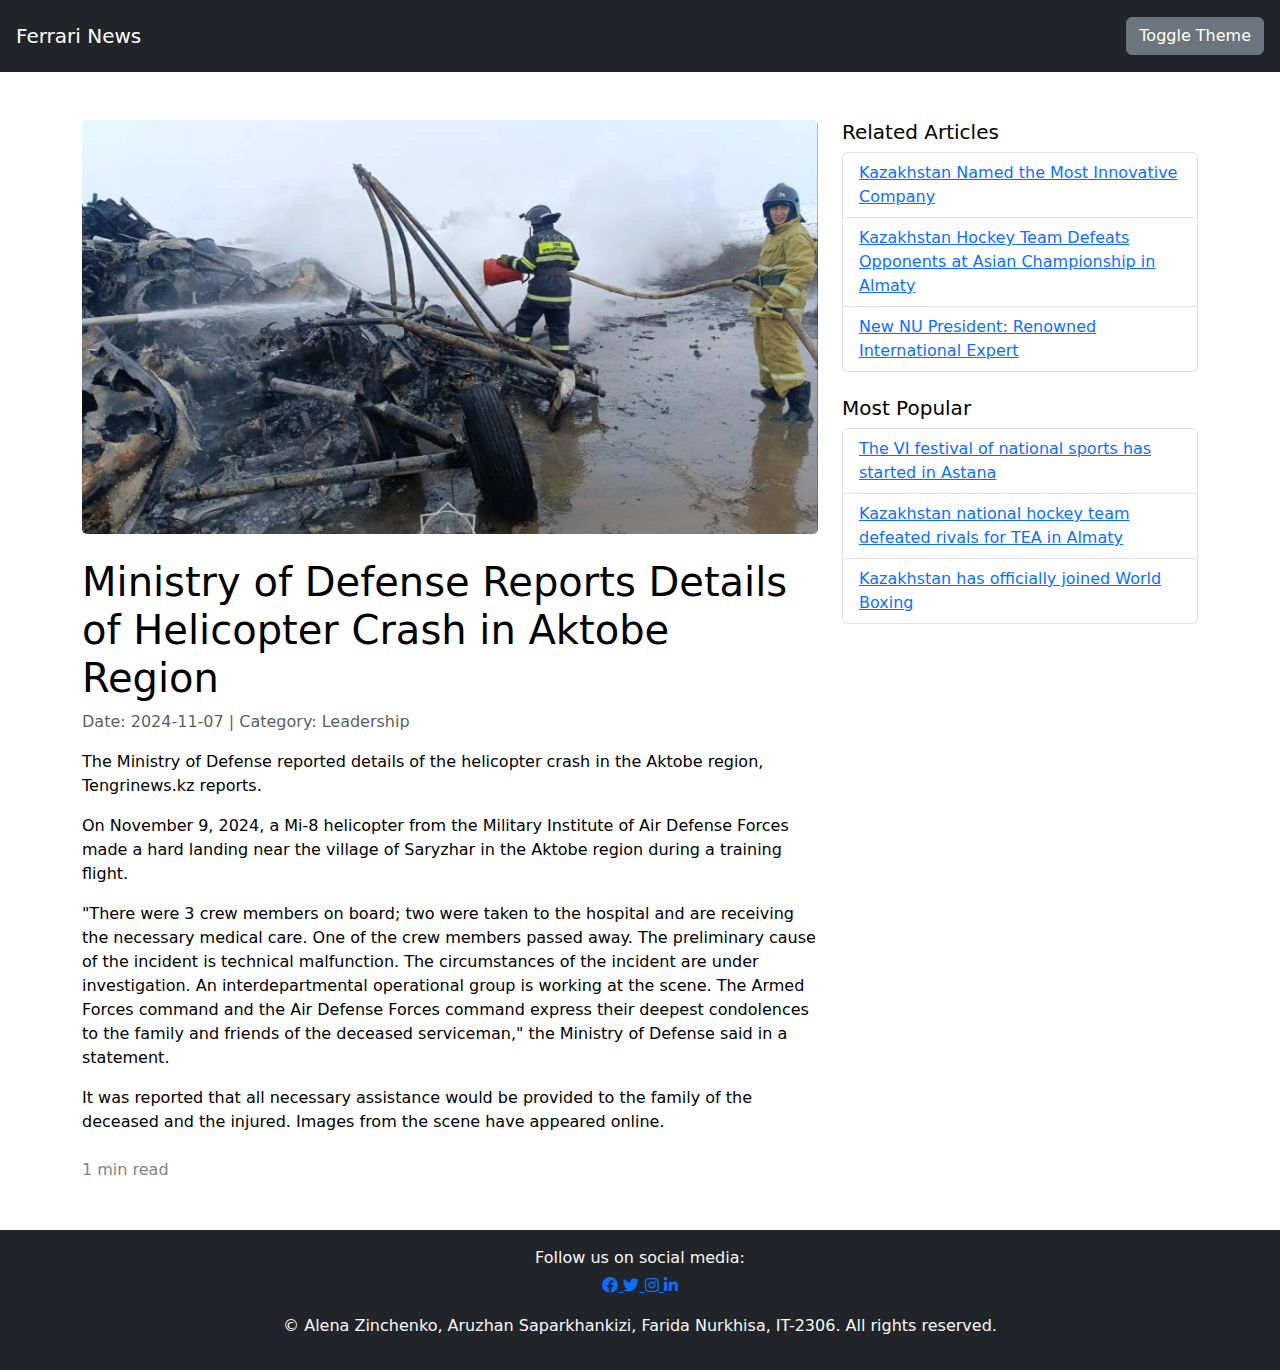
<file: page8.html>
<!DOCTYPE html>
<html lang="en">
<head>
    <meta charset="UTF-8">
    <meta name="viewport" content="width=device-width, initial-scale=1.0">
    <title>Article - Ministry of Defense Reports Details of Helicopter Crash in Aktobe Region</title>
    <link href="https://cdn.jsdelivr.net/npm/bootstrap@5.3.0-alpha1/dist/css/bootstrap.min.css" rel="stylesheet">
    <link rel="stylesheet" href="https://cdnjs.cloudflare.com/ajax/libs/font-awesome/6.0.0-beta3/css/all.min.css">
    <link rel="stylesheet" href="style.css">
</head>
<body class="light-mode">
    <header class="navbar navbar-expand-lg navbar-dark bg-dark p-3">
        <a class="navbar-brand" href="index.html">Ferrari News</a>
        <div class="ms-auto">
            <button id="theme-toggle" class="btn btn-secondary">Toggle Theme</button>
        </div>
    </header>
    <div class="container my-5">
        <div class="row">
            <div class="col-md-8">
                <img src="img/news8.jpeg" alt="Details of Helicopter Crash in Aktobe Region" class="img-fluid mb-4" style="width: 100%; border-radius: 5px;">
                <h1>Ministry of Defense Reports Details of Helicopter Crash in Aktobe Region</h1>
                <p class="text-muted">Date: 2024-11-07 | Category: Leadership</p>
                <p>
                    The Ministry of Defense reported details of the helicopter crash in the Aktobe region, Tengrinews.kz reports.
                </p>
                <p>
                    On November 9, 2024, a Mi-8 helicopter from the Military Institute of Air Defense Forces made a hard landing near the village of Saryzhar in the Aktobe region during a training flight.
                </p>
                <p>
                    "There were 3 crew members on board; two were taken to the hospital and are receiving the necessary medical care. One of the crew members passed away. The preliminary cause of the incident is technical malfunction. The circumstances of the incident are under investigation. An interdepartmental operational group is working at the scene. The Armed Forces command and the Air Defense Forces command express their deepest condolences to the family and friends of the deceased serviceman," the Ministry of Defense said in a statement.
                </p>
                <p>
                    It was reported that all necessary assistance would be provided to the family of the deceased and the injured. Images from the scene have appeared online.
                </p>
                <div class="d-flex align-items-center mt-4">

                    <span id="reading-time" class="reading-time" style="color: #7F8188;"></span>
                </div>
            </div>
            <div class="col-md-4">
                <h5>Related Articles</h5>
                <ul class="list-group mb-4">
                    <li class="list-group-item"><a href="page2.html">Kazakhstan Named the Most Innovative Company</a></li>
                    <li class="list-group-item"><a href="page3.html">Kazakhstan Hockey Team Defeats Opponents at Asian Championship in Almaty</a></li>
                    <li class="list-group-item"><a href="page4.html">New NU President: Renowned International Expert</a></li>
                </ul>
    
                <h5>Most Popular</h5>
                <ul id="popular-articles" class="list-group">
                </ul>
            </div>
        </div>
    </div>
    

    <footer class="footer bg-dark text-center text-light p-3">
        <div class="container">
            <p class="mb-1">Follow us on social media:</p>
            <div class="social-links">
                <a href="https://www.facebook.com" target="_blank" class="social-link" aria-label="Facebook">
                    <i class="fa-brands fa-facebook"></i>
                </a>
                <a href="https://www.twitter.com" target="_blank" class="social-link" aria-label="Twitter">
                    <i class="fa-brands fa-twitter"></i>
                </a>
                <a href="https://www.instagram.com" target="_blank" class="social-link" aria-label="Instagram">
                    <i class="fa-brands fa-instagram"></i>
                </a>
                <a href="https://www.linkedin.com" target="_blank" class="social-link" aria-label="LinkedIn">
                    <i class="fa-brands fa-linkedin-in"></i>
                </a>
            </div>
            <p class="mt-3">&copy; Alena Zinchenko, Aruzhan Saparkhankizi, Farida Nurkhisa, IT-2306. All rights reserved.</p>
        </div>
    </footer>
    
    
</body>
</html>
<script>
    function calculateReadingTime(content) {
        const wordsPerMinute = 200;
        const words = content.split(" ").length;
        const readingTime = Math.ceil(words / wordsPerMinute);
        return `${readingTime} min read`;
    }

    const articleContent = `
        The Ministry of Defense reported details of the helicopter crash in the Aktobe region, Tengrinews.kz reports.

        On November 9, 2024, a Mi-8 helicopter from the Military Institute of Air Defense Forces made a hard landing near the village of Saryzhar in the Aktobe region during a training flight.

        "There were 3 crew members on board; two were taken to the hospital and are receiving the necessary medical care. One of the crew members passed away. The preliminary cause of the incident is technical malfunction. The circumstances of the incident are under investigation. An interdepartmental operational group is working at the scene. The Armed Forces command and the Air Defense Forces command express their deepest condolences to the family and friends of the deceased serviceman," the Ministry of Defense said in a statement.

        It was reported that all necessary assistance would be provided to the family of the deceased and the injured. Images from the scene have appeared online.
    `;


    const readingTimeText = calculateReadingTime(articleContent);
    document.getElementById("reading-time").innerHTML += ` ${readingTimeText}`;

    document.addEventListener('DOMContentLoaded', () => {
    const jsonData = document.getElementById('json-data').textContent;
    const articles = JSON.parse(jsonData).articles;
    const popularArticlesContainer = document.getElementById('popular-articles');
    function renderPopularArticles() {
        const mostPopularArticles = articles.sort((a, b) => b.views - a.views).slice(0, 3);
        popularArticlesContainer.innerHTML = '';
        mostPopularArticles.forEach(article => {
            const listItem = document.createElement('li');
            listItem.classList.add('list-group-item', 'popular-article-item');

            const link = document.createElement('a');
            link.href = `page${article.id}.html`;
            link.textContent = article.title;
            link.style.textDecoration = 'none';
            link.classList.add('popular-article-link');

            listItem.appendChild(link);
            popularArticlesContainer.appendChild(listItem);
        });
    }
    renderPopularArticles();
});
</script>

<script type="application/json" id="json-data">
    {
      "articles": [
        { "id": 1, "title": "Kazakhstan has officially joined World Boxing", "date": "2024-11-10", "category": "World", "views": 1200, "content": "Content of News 1", "image": "img/news1.jpeg" },
        { "id": 2, "title": "The most innovative company was named in Kazakhstan", "date": "2024-11-09", "category": "Technology", "views": 800, "content": "Content of News 2", "image": "img/news2.jpeg" },
        { "id": 3, "title": "Kazakhstan national hockey team defeated rivals for TEA in Almaty", "date": "2024-11-08", "category": "Sports", "views": 1500, "content": "Content of News 3", "image": "img/news3.jpeg" },
        { "id": 4, "title": "The new president of NU: a recognized international expert in the academic and scientific field", "date": "2024-11-07", "category": "Education", "views": 676, "content": "Content of News 4", "image": "img/news4.jpeg" },
        { "id": 5, "title": "13 unique operations. The days of the UDP medical center were held in the Abai region", "date": "2024-11-09", "category": "Healthcare", "views": 231, "content": "Content of News 5", "image": "img/news5.jpeg" },
        { "id": 6, "title": "An international theater festival has opened in Shymkent", "date": "2024-11-07", "category": "Art and culture", "views": 97, "content": "Content of News 6", "image": "img/news6.jpeg" },
        { "id": 7, "title": "The VI festival of national sports has started in Astana", "date": "2024-11-02", "category": "International Sports", "views": 2098, "content": "Content of News 7", "image": "img/news7.jpeg" },
        { "id": 8, "title": "The Ministry of Defense named the cause of the helicopter crash", "date": "2024-11-07", "category": "Leadership", "views": 889, "content": "Content of News 8", "image": "img/news8.jpeg" },
        { "id": 9, "title": "World Nomad Games in Astana: what you need to know and how to buy tickets", "date": "2024-11-05", "category": "Festivals and Events", "views": 341, "content": "Content of News 9", "image": "img/news9.jpeg" },
        { "id": 10, "title": "Nuclear medicine technologies for cancer treatment are being introduced in Kazakhstan", "date": "2024-11-06", "category": "Medical Advances", "views": 156, "content": "Content of News 10", "image": "img/news10.jpeg" }
      ]
    }
</script>
<script src="script.js"></script>
</file>
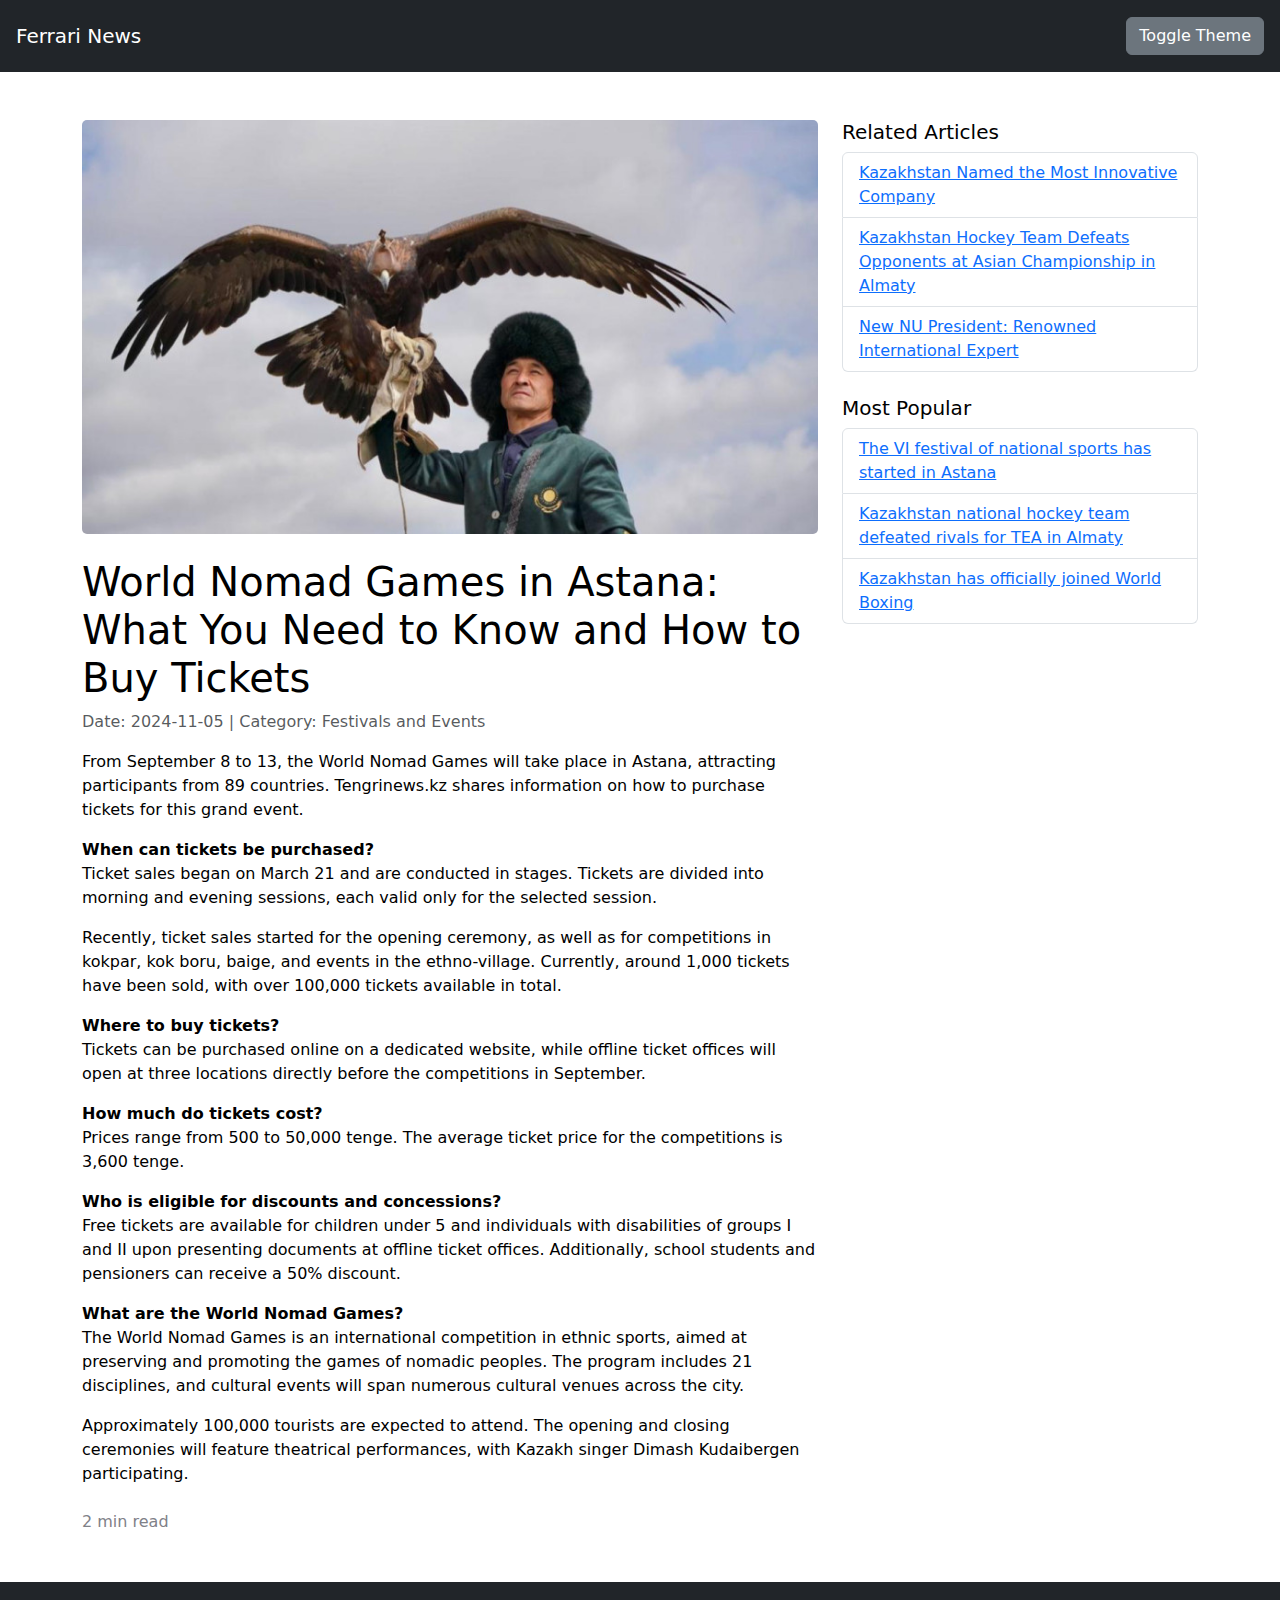
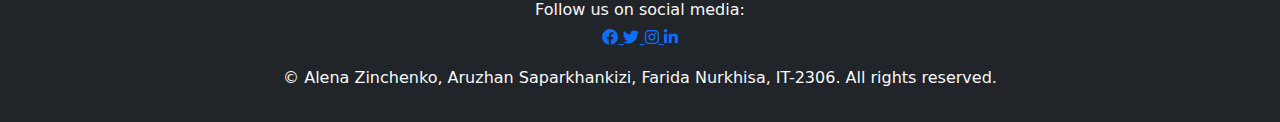
<file: page9.html>
<!DOCTYPE html>
<html lang="en">
<head>
    <meta charset="UTF-8">
    <meta name="viewport" content="width=device-width, initial-scale=1.0">
    <title>Article - World Nomad Games in Astana: What You Need to Know and How to Buy Tickets</title>
    <link href="https://cdn.jsdelivr.net/npm/bootstrap@5.3.0-alpha1/dist/css/bootstrap.min.css" rel="stylesheet">
    <link rel="stylesheet" href="https://cdnjs.cloudflare.com/ajax/libs/font-awesome/6.0.0-beta3/css/all.min.css">
    <link rel="stylesheet" href="style.css">
</head>
<body class="light-mode">
    <header class="navbar navbar-expand-lg navbar-dark bg-dark p-3">
        <a class="navbar-brand" href="index.html">Ferrari News</a>
        <div class="ms-auto">
            <button id="theme-toggle" class="btn btn-secondary">Toggle Theme</button>
        </div>
    </header>
    <div class="container my-5">
        <div class="row">
            <div class="col-md-8">
                <img src="img/news9.jpeg" alt="World Nomad Games in Astana" class="img-fluid mb-4" style="width: 100%; border-radius: 5px;">
                <h1>World Nomad Games in Astana: What You Need to Know and How to Buy Tickets</h1>
                <p class="text-muted">Date: 2024-11-05 | Category: Festivals and Events</p>
                <p>
                    From September 8 to 13, the World Nomad Games will take place in Astana, attracting participants from 89 countries. Tengrinews.kz shares information on how to purchase tickets for this grand event.
                </p>
                <p>
                    <strong>When can tickets be purchased?</strong><br>
                    Ticket sales began on March 21 and are conducted in stages. Tickets are divided into morning and evening sessions, each valid only for the selected session.
                </p>
                <p>
                    Recently, ticket sales started for the opening ceremony, as well as for competitions in kokpar, kok boru, baige, and events in the ethno-village. Currently, around 1,000 tickets have been sold, with over 100,000 tickets available in total.
                </p>
                <p>
                    <strong>Where to buy tickets?</strong><br>
                    Tickets can be purchased online on a dedicated website, while offline ticket offices will open at three locations directly before the competitions in September.
                </p>
                <p>
                    <strong>How much do tickets cost?</strong><br>
                    Prices range from 500 to 50,000 tenge. The average ticket price for the competitions is 3,600 tenge.
                </p>
                <p>
                    <strong>Who is eligible for discounts and concessions?</strong><br>
                    Free tickets are available for children under 5 and individuals with disabilities of groups I and II upon presenting documents at offline ticket offices. Additionally, school students and pensioners can receive a 50% discount.
                </p>
                <p>
                    <strong>What are the World Nomad Games?</strong><br>
                    The World Nomad Games is an international competition in ethnic sports, aimed at preserving and promoting the games of nomadic peoples. The program includes 21 disciplines, and cultural events will span numerous cultural venues across the city.
                </p>
                <p>
                    Approximately 100,000 tourists are expected to attend. The opening and closing ceremonies will feature theatrical performances, with Kazakh singer Dimash Kudaibergen participating.
                </p>
                <div class="d-flex align-items-center mt-4">

                    <span id="reading-time" class="reading-time" style="color: #7F8188;"></span>
                </div>
            </div>
            <div class="col-md-4">
                <h5>Related Articles</h5>
                <ul class="list-group mb-4">
                    <li class="list-group-item"><a href="page2.html">Kazakhstan Named the Most Innovative Company</a></li>
                    <li class="list-group-item"><a href="page3.html">Kazakhstan Hockey Team Defeats Opponents at Asian Championship in Almaty</a></li>
                    <li class="list-group-item"><a href="page4.html">New NU President: Renowned International Expert</a></li>
                </ul>
    
                <h5>Most Popular</h5>
                <ul id="popular-articles" class="list-group">
                </ul>
            </div>
        </div>
    </div>
    

    <footer class="footer bg-dark text-center text-light p-3">
        <div class="container">
            <p class="mb-1">Follow us on social media:</p>
            <div class="social-links">
                <a href="https://www.facebook.com" target="_blank" class="social-link" aria-label="Facebook">
                    <i class="fa-brands fa-facebook"></i>
                </a>
                <a href="https://www.twitter.com" target="_blank" class="social-link" aria-label="Twitter">
                    <i class="fa-brands fa-twitter"></i>
                </a>
                <a href="https://www.instagram.com" target="_blank" class="social-link" aria-label="Instagram">
                    <i class="fa-brands fa-instagram"></i>
                </a>
                <a href="https://www.linkedin.com" target="_blank" class="social-link" aria-label="LinkedIn">
                    <i class="fa-brands fa-linkedin-in"></i>
                </a>
            </div>
            <p class="mt-3">&copy; Alena Zinchenko, Aruzhan Saparkhankizi, Farida Nurkhisa, IT-2306. All rights reserved.</p>
        </div>
    </footer>

    
</body>
</html>
<script>
    function calculateReadingTime(content) {
        const wordsPerMinute = 200;
        const words = content.split(" ").length;
        const readingTime = Math.ceil(words / wordsPerMinute);
        return `${readingTime} min read`;
    }

    const articleContent = `
        From September 8 to 13, the World Nomad Games will take place in Astana, attracting participants from 89 countries. Tengrinews.kz shares information on how to purchase tickets for this grand event.

        When can tickets be purchased?
        Ticket sales began on March 21 and are conducted in stages. Tickets are divided into morning and evening sessions, each valid only for the selected session.

        Recently, ticket sales started for the opening ceremony, as well as for competitions in kokpar, kok boru, baige, and events in the ethno-village. Currently, around 1,000 tickets have been sold, with over 100,000 tickets available in total.

        Where to buy tickets?
        Tickets can be purchased online on a dedicated website, while offline ticket offices will open at three locations directly before the competitions in September.

        How much do tickets cost?
        Prices range from 500 to 50,000 tenge. The average ticket price for the competitions is 3,600 tenge.

        Who is eligible for discounts and concessions?
        Free tickets are available for children under 5 and individuals with disabilities of groups I and II upon presenting documents at offline ticket offices. Additionally, school students and pensioners can receive a 50% discount.

        What are the World Nomad Games?
        The World Nomad Games is an international competition in ethnic sports, aimed at preserving and promoting the games of nomadic peoples. The program includes 21 disciplines, and cultural events will span numerous cultural venues across the city.

        Approximately 100,000 tourists are expected to attend. The opening and closing ceremonies will feature theatrical performances, with Kazakh singer Dimash Kudaibergen participating.
    `;


    const readingTimeText = calculateReadingTime(articleContent);
    document.getElementById("reading-time").innerHTML += ` ${readingTimeText}`;

    document.addEventListener('DOMContentLoaded', () => {
    const jsonData = document.getElementById('json-data').textContent;
    const articles = JSON.parse(jsonData).articles;
    const popularArticlesContainer = document.getElementById('popular-articles');
    function renderPopularArticles() {
        const mostPopularArticles = articles.sort((a, b) => b.views - a.views).slice(0, 3);
        popularArticlesContainer.innerHTML = '';
        mostPopularArticles.forEach(article => {
            const listItem = document.createElement('li');
            listItem.classList.add('list-group-item', 'popular-article-item');

            const link = document.createElement('a');
            link.href = `page${article.id}.html`;
            link.textContent = article.title;
            link.style.textDecoration = 'none';
            link.classList.add('popular-article-link');

            listItem.appendChild(link);
            popularArticlesContainer.appendChild(listItem);
        });
    }
    renderPopularArticles();
});
</script>

<script type="application/json" id="json-data">
    {
      "articles": [
        { "id": 1, "title": "Kazakhstan has officially joined World Boxing", "date": "2024-11-10", "category": "World", "views": 1200, "content": "Content of News 1", "image": "img/news1.jpeg" },
        { "id": 2, "title": "The most innovative company was named in Kazakhstan", "date": "2024-11-09", "category": "Technology", "views": 800, "content": "Content of News 2", "image": "img/news2.jpeg" },
        { "id": 3, "title": "Kazakhstan national hockey team defeated rivals for TEA in Almaty", "date": "2024-11-08", "category": "Sports", "views": 1500, "content": "Content of News 3", "image": "img/news3.jpeg" },
        { "id": 4, "title": "The new president of NU: a recognized international expert in the academic and scientific field", "date": "2024-11-07", "category": "Education", "views": 676, "content": "Content of News 4", "image": "img/news4.jpeg" },
        { "id": 5, "title": "13 unique operations. The days of the UDP medical center were held in the Abai region", "date": "2024-11-09", "category": "Healthcare", "views": 231, "content": "Content of News 5", "image": "img/news5.jpeg" },
        { "id": 6, "title": "An international theater festival has opened in Shymkent", "date": "2024-11-07", "category": "Art and culture", "views": 97, "content": "Content of News 6", "image": "img/news6.jpeg" },
        { "id": 7, "title": "The VI festival of national sports has started in Astana", "date": "2024-11-02", "category": "International Sports", "views": 2098, "content": "Content of News 7", "image": "img/news7.jpeg" },
        { "id": 8, "title": "The Ministry of Defense named the cause of the helicopter crash", "date": "2024-11-07", "category": "Leadership", "views": 889, "content": "Content of News 8", "image": "img/news8.jpeg" },
        { "id": 9, "title": "World Nomad Games in Astana: what you need to know and how to buy tickets", "date": "2024-11-05", "category": "Festivals and Events", "views": 341, "content": "Content of News 9", "image": "img/news9.jpeg" },
        { "id": 10, "title": "Nuclear medicine technologies for cancer treatment are being introduced in Kazakhstan", "date": "2024-11-06", "category": "Medical Advances", "views": 156, "content": "Content of News 10", "image": "img/news10.jpeg" }
      ]
    }
</script>
<script src="script.js"></script>
</file>
<file: style.css>
body.light-mode {
    --bg-color: #ffffff;
    --text-color: #000000;
}
body.dark-mode {
    --bg-color: #333333;
    --text-color: #ffffff;
}
body {
    background-color: var(--bg-color);
    color: var(--text-color);
    transition: background-color 0.3s, color 0.3s;
}

.card {
    border: 1px solid rgba(0, 0, 0, 0.1);
    transition: transform 0.2s;
    color: #fff;
}
.card:hover {
    transform: scale(1.05);
}

.card .card-body {
    background-size: cover;
    background-position: center;
    width: 100%;
    height: 234px;
    display: flex;
    align-items: flex-end;
    border-radius: 5px;
    overflow: hidden;
}
.contact-form-container {
    max-width: 1500px;
    margin: 20px auto;
    padding: 20px;
    background-color: #f8f9fa; 
    border-radius: 5px;
    box-shadow: 0 4px 8px rgba(0, 0, 0, 0.1);
}

.contact-form-container h3 {
    margin-bottom: 15px;
    text-align: center;
    color: #333;
}

#contact-form .form-label {
    font-weight: bold;
    color: #333;
}

#contact-form .form-control {
    border-radius: 4px;
    border: 1px solid #ccc;
    padding: 10px;
}

#contact-form .btn-secondary {
    width: 100%;
    padding: 10px;
    font-size: 16px;
}

.popular-article-item:hover {
    background-color: #f0f0f0;
}
</file>
